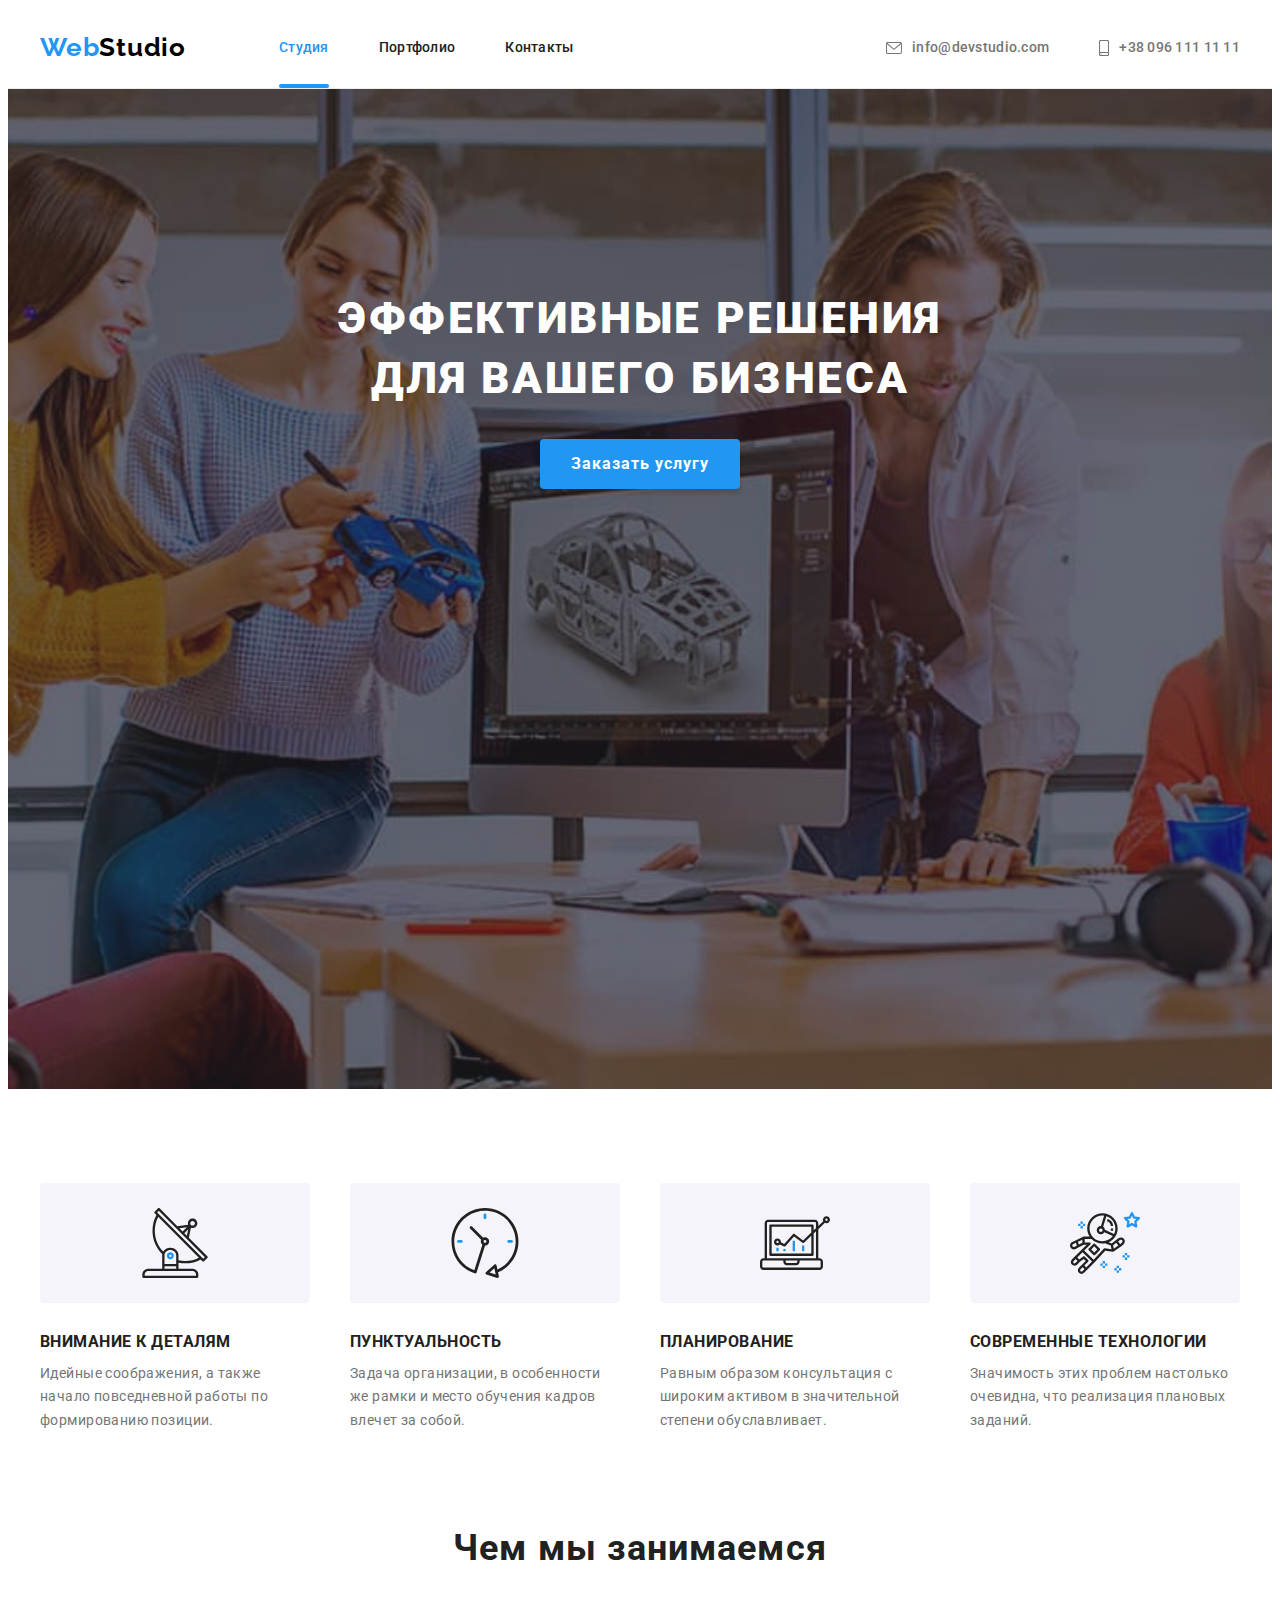
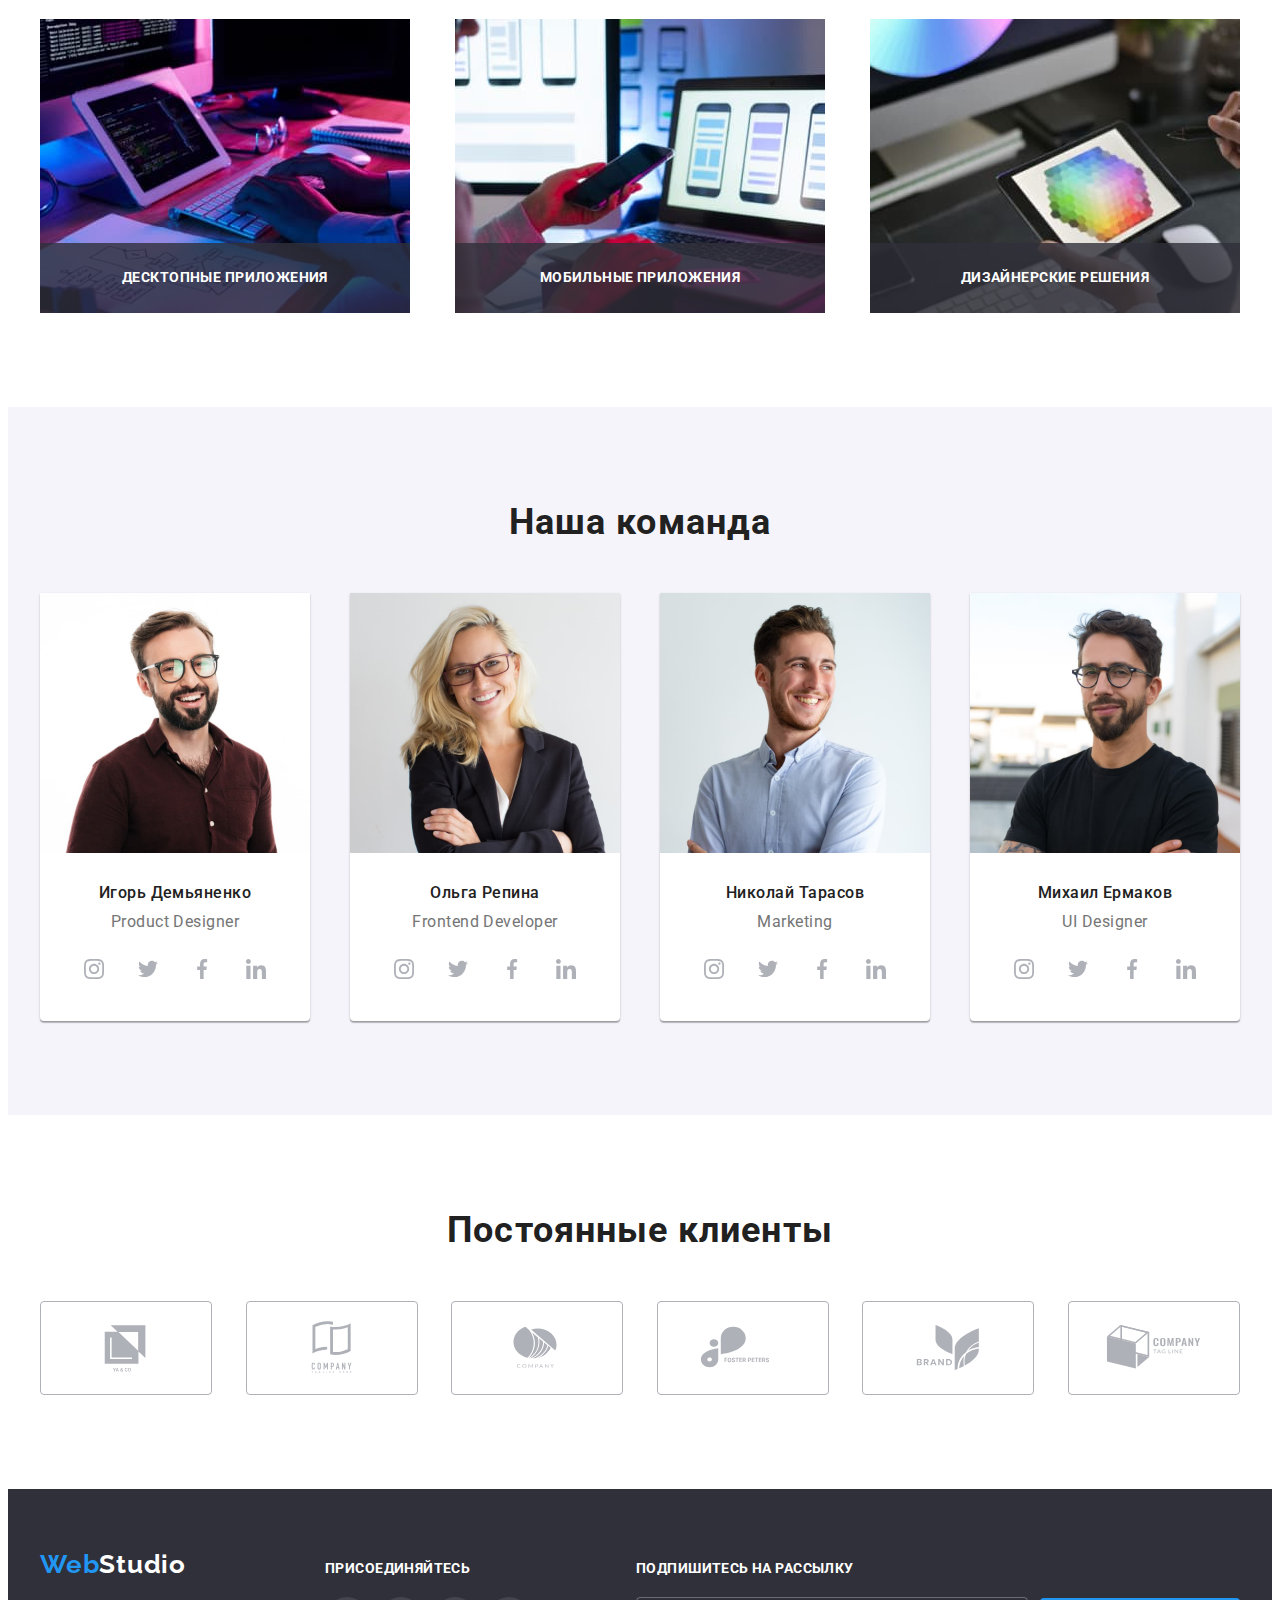
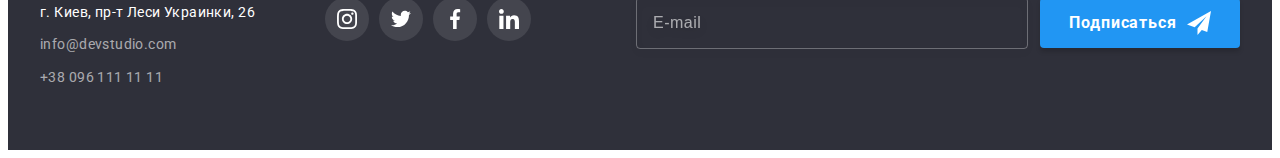
<file: index.html>
<!DOCTYPE html>
<html lang="ru">

<head>
  <meta charset="UTF-8" />
  <meta http-equiv="X-UA-Compatible" content="IE=edge" />
  <meta name="viewport" content="width=device-width, initial-scale=1.0" />
  <title>WebStudio</title>
  <link rel="preconnect" href="https://fonts.googleapis.com" />
  <link rel="preconnect" href="https://fonts.gstatic.com" crossorigin />
  <link href="https://fonts.googleapis.com/css2?family=Raleway:wght@700&family=Roboto:wght@400;500;700;900&display=swap"
    rel="stylesheet" />
  <link rel="stylesheet" href="https://cdnjs.cloudflare.com/ajax/libs/modern-normalize/1.1.0/modern-normalize.min.css"
    integrity="sha512-wpPYUAdjBVSE4KJnH1VR1HeZfpl1ub8YT/NKx4PuQ5NmX2tKuGu6U/JRp5y+Y8XG2tV+wKQpNHVUX03MfMFn9Q=="
    crossorigin="anonymous" referrerpolicy="no-referrer" />
  <link rel="stylesheet" href="./css/main.min.css">
</head>

<body>
  <!-- Header section -->
  <header class="header">
    <div class="container main-nav">
      <a class="logo header__logo link" href="./index.html">
        Web<span class="logo__header">Studio</span>
      </a>
      <nav class="navigation">
        <ul class="site-nav list">
          <li class="site-nav__item item">
            <a class="site-nav__link site-nav__link--current link" href="./index.html">Студия</a>
          </li>
          <li class="site-nav__item item">
            <a class="site-nav__link link" href="./portfolio.html">Портфолио</a>
          </li>
          <li class="site-nav__item item"><a class="site-nav__link link" href="">Контакты</a></li>
        </ul>
      </nav>
      <!-- Header contacts section -->
      <ul class="header-contacts list">
        <li class="header-contacts__item item">
          <a class="header-contacts__link link" href="mailto:info@devstudio.com">
            <svg class="header-contacts__icon" width="16" height="12">
              <use href="./img/sprite.svg#icon-mail"></use>
            </svg>
            info@devstudio.com
          </a>
        </li>
        <li class="header-contacts__item item">
          <a class="header-contacts__link link" href="tel:+380961111111">
            <svg class="header-contacts__icon" width="10" height="16">
              <use href="./img/sprite.svg#icon-smartphone"></use>
            </svg>
            +38 096 111 11 11
          </a>
        </li>
      </ul>
    </div>
  </header>
  <!-- Main content -->
  <main>
    <!-- Hero section -->
    <section class="hero">
      <div class="container">
        <h1 class="hero__title">Эффективные решения для вашего бизнеса</h1>
        <button class="hero__button btn" type="button" data-modal-open>
          Заказать услугу
        </button>
      </div>
    </section>
    <!-- Advantages section -->
    <section class="advantages section">
      <div class="container">
        <!-- скрытый заголовок -->
        <h2 hidden>Сильные качества компании</h2>
        <ul class="advantages-list list">
          <li class="advantages-list__item item">
            <div class="advantages-list__card">
              <svg width="70" height="70">
                <use href="./img/sprite.svg#icon-antenna"></use>
              </svg>
            </div>
            <h3 class="advantages-list__title">Внимание к деталям</h3>
            <p class="advantages-list__text">
              Идейные соображения, а также начало повседневной работы по
              формированию позиции.
            </p>
          </li>
          <li class="advantages-list__item item">
            <div class="advantages-list__card">
              <svg width="70" height="70">
                <use href="./img/sprite.svg#icon-clock"></use>
              </svg>
            </div>
            <h3 class="advantages-list__title">Пунктуальность</h3>
            <p class="advantages-list__text">
              Задача организации, в особенности же рамки и место обучения
              кадров влечет за собой.
            </p>
          </li>
          <li class="advantages-list__item item">
            <div class="advantages-list__card">
              <svg width="70" height="70">
                <use href="./img/sprite.svg#icon-diagram"></use>
              </svg>
            </div>
            <h3 class="advantages-list__title">Планирование</h3>
            <p class="advantages-list__text">
              Равным образом консультация с широким активом в значительной
              степени обуславливает.
            </p>
          </li>
          <li class="advantages-list__item item">
            <div class="advantages-list__card">
              <svg width="70" height="70">
                <use href="./img/sprite.svg#icon-astronaut"></use>
              </svg>
            </div>
            <h3 class="advantages-list__title">Современные технологии</h3>
            <p class="advantages-list__text">
              Значимость этих проблем настолько очевидна, что реализация
              плановых заданий.
            </p>
          </li>
        </ul>
      </div>
    </section>
    <!-- Services section -->
    <section class="services">
      <div class="container">
        <h2 class="services-title">Чем мы занимаемся</h2>
        <ul class="services-list list">
          <li class="services-list__item item">
            <img src="img/web-dev.jpg" alt="Десктопные приложения" width="370" />
            <h3 class="services-list__overlay">Десктопные приложения</h3>
          </li>
          <li class="services-list__item item">
            <img src="img/web-phone-adapt.jpg" alt="Мобильные приложения" width="370" />
            <h3 class="services-list__overlay">Мобильные приложения</h3>
          </li>
          <li class="services-list__item item">
            <img src="img/phone-ap.jpg" alt="Дизайнерские решения" width="370" />
            <h3 class="services-list__overlay">Дизайнерские решения</h3>
          </li>
        </ul>
      </div>
    </section>
    <!-- Team section -->
    <section class="team section">
      <div class="container">
        <h2 class="team-title">Наша команда</h2>
        <ul class="team-list list">
          <li class="team-list__item item">
            <img class="team-list__img" src="img/ihor.jpg" alt="Фото Игоря" width="270" />
            <h3 class="team-list__worker">Игорь Демьяненко</h3>
            <p class="team-list__text" lang="en">Product Designer</p>
            <!-- Team social icons -->
            <ul class="social list">
              <li class="social__item">
                <a class="social__link link" href="https://www.instagram.com">
                  <svg class="social__icon" width="20" height="20">
                    <use href="./img/sprite.svg#icon-instagram"></use>
                  </svg>
                </a>
              </li>
              <li class="social__item">
                <a class="social__link link" href="https://twitter.com">
                  <svg class="social__icon" width="20" height="20">
                    <use href="./img/sprite.svg#icon-twitter"></use>
                  </svg>
                </a>
              </li>
              <li class="social__item">
                <a class="social__link link" href="https://www.facebook.com">
                  <svg class="social__icon" width="20" height="20">
                    <use href="./img/sprite.svg#icon-facebook"></use>
                  </svg>
                </a>
              </li>
              <li class="social__item">
                <a class="social__link link" href="https://www.linkedin.com/">
                  <svg class="social__icon" width="20" height="20">
                    <use href="./img/sprite.svg#icon-linkedin"></use>
                  </svg>
                </a>
              </li>
            </ul>
          </li>
          <li class="team-list__item item">
            <img class="team-list__img" src="img/olga.jpg" alt="Фото Ольги" width="270" />
            <h3 class="team-list__worker">Ольга Репина</h3>
            <p class="team-list__text" lang="en">Frontend Developer</p>
            <ul class="social list">
              <li class="social__item">
                <a class="social__link link" href="https://www.instagram.com">
                  <svg class="social__icon" width="20" height="20">
                    <use href="./img/sprite.svg#icon-instagram"></use>
                  </svg>
                </a>
              </li>
              <li class="social__item">
                <a class="social__link link" href="https://twitter.com">
                  <svg class="social__icon" width="20" height="20">
                    <use href="./img/sprite.svg#icon-twitter"></use>
                  </svg>
                </a>
              </li>
              <li class="social__item">
                <a class="social__link link" href="https://www.facebook.com">
                  <svg class="social__icon" width="20" height="20">
                    <use href="./img/sprite.svg#icon-facebook"></use>
                  </svg>
                </a>
              </li>
              <li class="social__item">
                <a class="social__link link" href="https://www.linkedin.com/">
                  <svg class="social__icon" width="20" height="20">
                    <use href="./img/sprite.svg#icon-linkedin"></use>
                  </svg>
                </a>
              </li>
            </ul>
          </li>
          <li class="team-list__item item">
            <img class="team-list__img" src="img/nikolai.jpg" alt="Фото Николая" width="270" />
            <h3 class="team-list__worker">Николай Тарасов</h3>
            <p class="team-list__text" lang="en">Marketing</p>
            <ul class="social list">
              <li class="social__item">
                <a class="social__link link" href="https://www.instagram.com">
                  <svg class="social__icon" width="20" height="20">
                    <use href="./img/sprite.svg#icon-instagram"></use>
                  </svg>
                </a>
              </li>
              <li class="social__item">
                <a class="social__link link" href="https://twitter.com">
                  <svg class="social__icon" width="20" height="20">
                    <use href="./img/sprite.svg#icon-twitter"></use>
                  </svg>
                </a>
              </li>
              <li class="social__item">
                <a class="social__link link" href="https://www.facebook.com">
                  <svg class="social__icon" width="20" height="20">
                    <use href="./img/sprite.svg#icon-facebook"></use>
                  </svg>
                </a>
              </li>
              <li class="social__item">
                <a class="social__link link" href="https://www.linkedin.com/">
                  <svg class="social__icon" width="20" height="20">
                    <use href="./img/sprite.svg#icon-linkedin"></use>
                  </svg>
                </a>
              </li>
            </ul>
          </li>
          <li class="team-list__item item">
            <img class="team-list__img" src="img/michael.jpg" alt="Фото Михаил" width="270" />
            <h3 class="team-list__worker">Михаил Ермаков</h3>
            <p class="team-list__text" lang="en">UI Designer</p>
            <ul class="social list">
              <li class="social__item">
                <a class="social__link link" href="https://www.instagram.com">
                  <svg class="social__icon" width="20" height="20">
                    <use href="./img/sprite.svg#icon-instagram"></use>
                  </svg>
                </a>
              </li>
              <li class="social__item">
                <a class="social__link link" href="https://twitter.com">
                  <svg class="social__icon" width="20" height="20">
                    <use href="./img/sprite.svg#icon-twitter"></use>
                  </svg>
                </a>
              </li>
              <li class="social__item">
                <a class="social__link link" href="https://www.facebook.com">
                  <svg class="social__icon" width="20" height="20">
                    <use href="./img/sprite.svg#icon-facebook"></use>
                  </svg>
                </a>
              </li>
              <li class="social__item">
                <a class="social__link link" href="https://www.linkedin.com/">
                  <svg class="social__icon" width="20" height="20">
                    <use href="./img/sprite.svg#icon-linkedin"></use>
                  </svg>
                </a>
              </li>
            </ul>
          </li>
        </ul>
      </div>
    </section>
    <!-- Clients section -->
    <section class="clients section">
      <div class="container">
        <h2 class="clients-title">Постоянные клиенты</h2>
        <ul class="clients-list list">
          <li class="clients-list__item item">
            <a href="" class="clients-list__link link">
              <svg class="clients-list__icon" width="106" height="60">
                <use href="./img/sprite.svg#icon-company-one"></use>
              </svg>
            </a>
          </li>
          <li class="clients-list__item item">
            <a href="" class="clients-list__link link">
              <svg class="clients-list__icon" width="106" height="60">
                <use href="./img/sprite.svg#icon-company-two"></use>
              </svg>
            </a>
          </li>
          <li class="clients-list__item item">
            <a href="" class="clients-list__link link">
              <svg class="clients-list__icon" width="106" height="60">
                <use href="./img/sprite.svg#icon-company-three"></use>
              </svg>
            </a>
          </li>
          <li class="clients-list__item item">
            <a href="" class="clients-list__link link">
              <svg class="clients-list__icon" width="106" height="60">
                <use href="./img/sprite.svg#icon-company-four"></use>
              </svg>
            </a>
          </li>
          <li class="clients-list__item item">
            <a href="" class="clients-list__link link">
              <svg class="clients-list__icon" width="106" height="60">
                <use href="./img/sprite.svg#icon-company-five"></use>
              </svg>
            </a>
          </li>
          <li class="clients-list__item item">
            <a href="" class="clients-list__link link">
              <svg class="clients-list__icon" width="106" height="60">
                <use href="./img/sprite.svg#icon-company-six"></use>
              </svg>
            </a>
          </li>
        </ul>
      </div>
    </section>
  </main>
  <!-- Footer section -->
  <footer class="footer">
    <div class="container footer-container">
      <div>
        <a class="logo footer__logo link" href="./index.html">Web<span class="logo__footer">Studio</span>
        </a>
        <address class="footer-address">
          <ul class="address-list list">
            <li class="address-list__item item">
              <a class="address-list__link address-list__link--main-color link" target="_blank"
                href="https://goo.gl/maps/aLoBdVxBaDCiLa739">г. Киев,
                пр-т Леси Украинки, 26</a>
            </li>
            <li class="address-list__item item">
              <a class="address-list__link link" href="mailto:info@devstudio.com">info@devstudio.com</a>
            </li>
            <li class="address-list__item item">
              <a class="address-list__link link" href="tel:+380961111111">+38 096 111 11 11</a>
            </li>
          </ul>
        </address>
      </div>
      <!-- Footer connect -->
      <div class="connect">
        <strong class="connect-title">Присоединяйтесь</strong>
        <ul class="connect-list list">
          <li class="connect-list__item item">
            <a class="connect-list__link link" href="https://www.instagram.com">
              <svg class="connect-list__icon" width="20" height="20">
                <use href="./img/sprite.svg#icon-instagram"></use>
              </svg>
            </a>
          </li>
          <li class="connect-list__item item">
            <a class="connect-list__link link" href="https://twitter.com">
              <svg class="connect-list__icon" width="20" height="20">
                <use href="./img/sprite.svg#icon-twitter"></use>
              </svg>
            </a>
          </li>
          <li class="connect-list__item item">
            <a class="connect-list__link link" href="https://www.facebook.com">
              <svg class="connect-list__icon" width="20" height="20">
                <use href="./img/sprite.svg#icon-facebook"></use>
              </svg>
            </a>
          </li>
          <li class="connect-list__item item">
            <a class="connect-list__link link" href="https://www.linkedin.com/">
              <svg class="connect-list__icon" width="20" height="20">
                <use href="./img/sprite.svg#icon-linkedin"></use>
              </svg>
            </a>
          </li>
        </ul>
      </div>
      <!-- Footer sign-in section -->
      <div class="sign-in">
        <strong class="sign-in-title">Подпишитесь на рассылку</strong>
        <form class="sign-in-form" autocomplete="off">
          <input class="sign-in-field" type="email" name="mail" placeholder="E-mail">
          <button class="sign-in-btn btn" type="submit">Подписаться
            <svg class="sign-in-btn__icon" width="24" height="24">
              <use href="./img/sprite.svg#icon-send"></use>
            </svg>
          </button>
        </form>
      </div>
    </div>
  </footer>
  <!-- Modal window -->
  <div class="backdrop is-hidden" data-modal>
    <div class="modal">
      <button class="close-btn" type="button" data-modal-close>
        <svg width="11" height="11">
          <use href="./img/sprite.svg#icon-cross"></use>
        </svg>
      </button>
      <!-- Modal form field -->
      <form class="modal-form" autocomplete="off">
        <strong class="modal-title">Оставьте свои данные, мы вам перезвоним</strong>

        <label class="field" for="user-name">Имя</label>
        <div class="field__wrap">
          <input class="field__input" type="text" id="user-name" autofocus>
          <svg class="field__icon" width="18" height="18">
            <use href="./img/sprite.svg#icon-person"></use>
          </svg>
        </div>

        <label class="field" for="user-tel">Телефон</label>
        <div class="field__wrap">
          <input class="field__input" type="tel" name="tel" id="user-tel">
          <svg class="field__icon" width="18" height="18">
            <use href="./img/sprite.svg#icon-phone"></use>
          </svg>
        </div>

        <label class="field" for="user-mail">Почта</label>
        <div class="field__wrap">
          <input class="field__input" type="email" name="mail" id="user-mail">
          <svg class="field__icon" width="18" height="18">
            <use href="./img/sprite.svg#icon-email"></use>
          </svg>
        </div>

        <label class="field" for="user-comment">Kоментарий</label>
        <div class="field__wrap field__wrap--bottom-gap">
          <textarea class="field__input field-comment" name="comment" id="user-comment"
            placeholder="Введите текст"></textarea>
        </div>


        <label class="checkbox">
          <input class="checkbox__input" type="checkbox" name="agreement" value="cheсked">
          <svg class="checkbox__icon" width="16" height="15">
            <use href="./img/sprite.svg#icon-check"></use>
          </svg>
          <span>Соглашаюсь с рассылкой и принимаю <a class="checkbox__link" href="">Условия договора</a></span>
        </label>



        <button class="modal-submit btn" type="submit">Отправить</button>

      </form>
    </div>
  </div>
  <script src="./js/modal.js"></script>
</body>

</html>
</file>
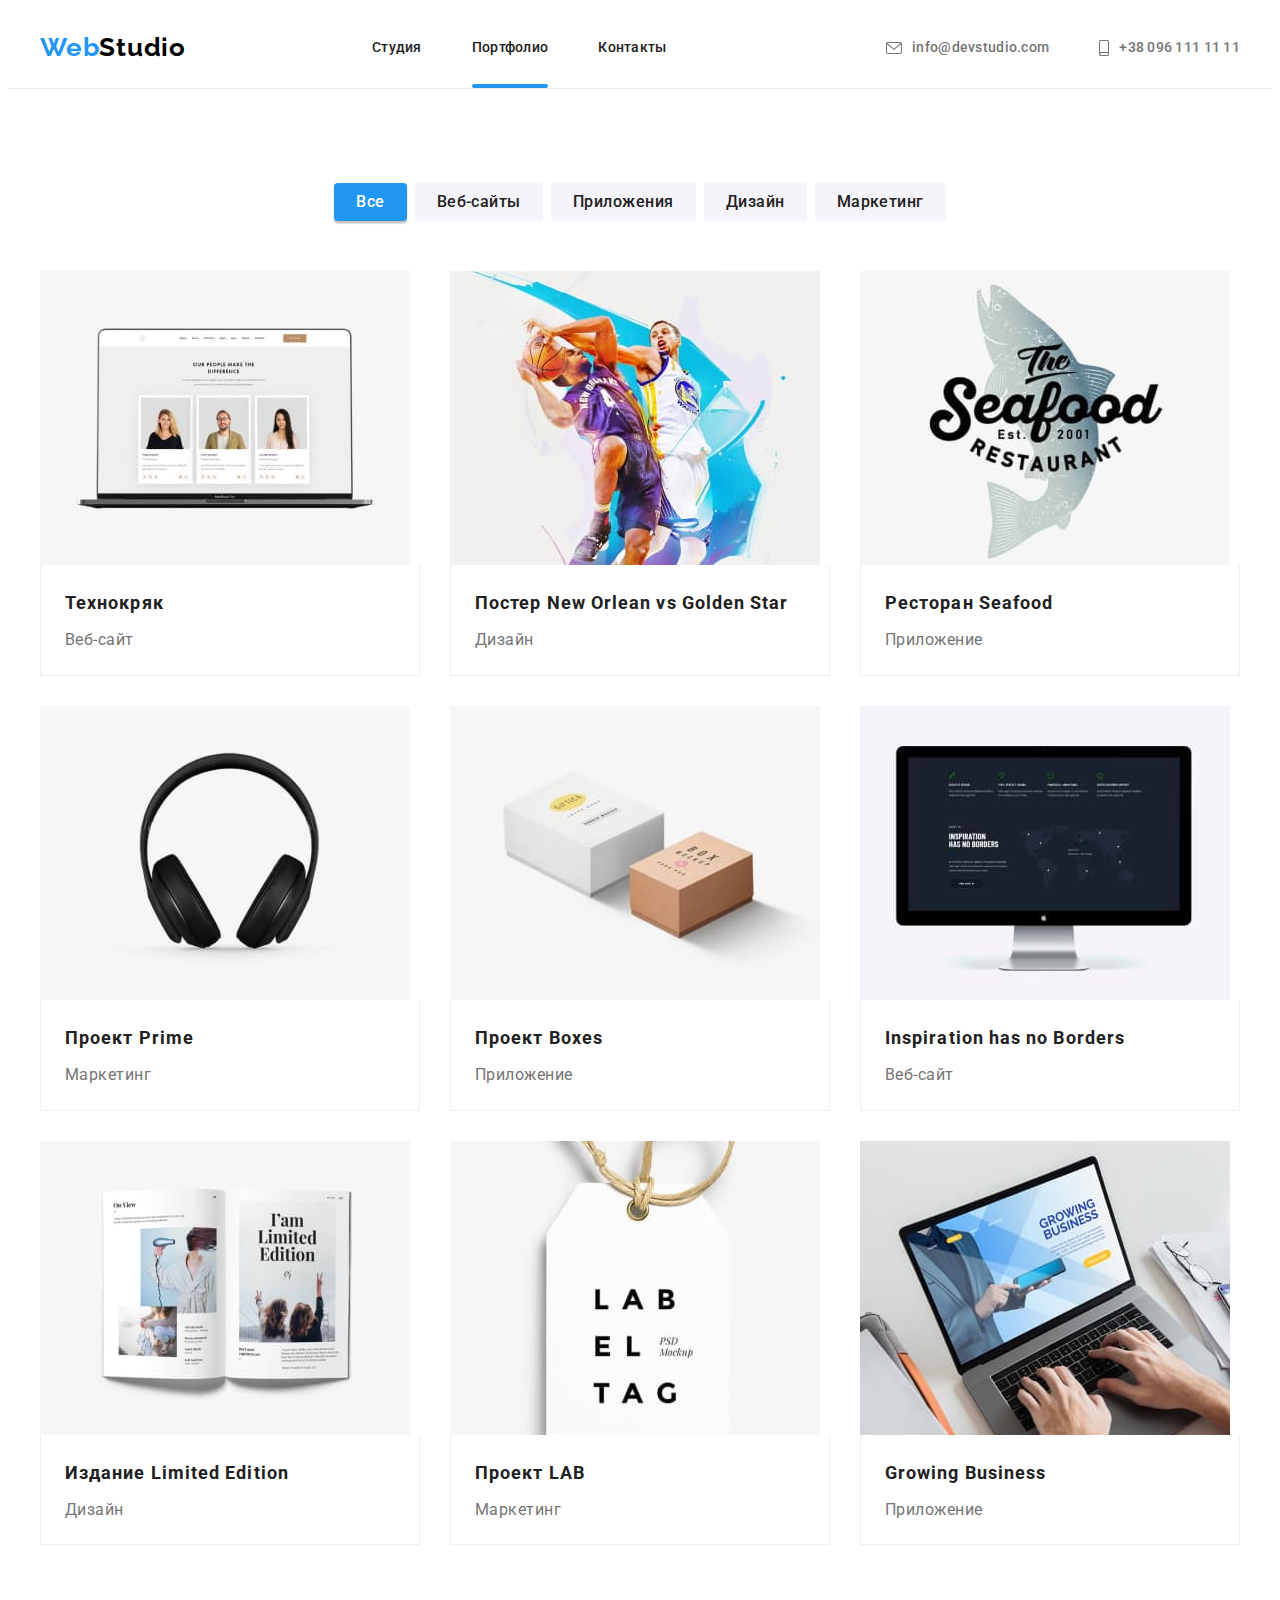
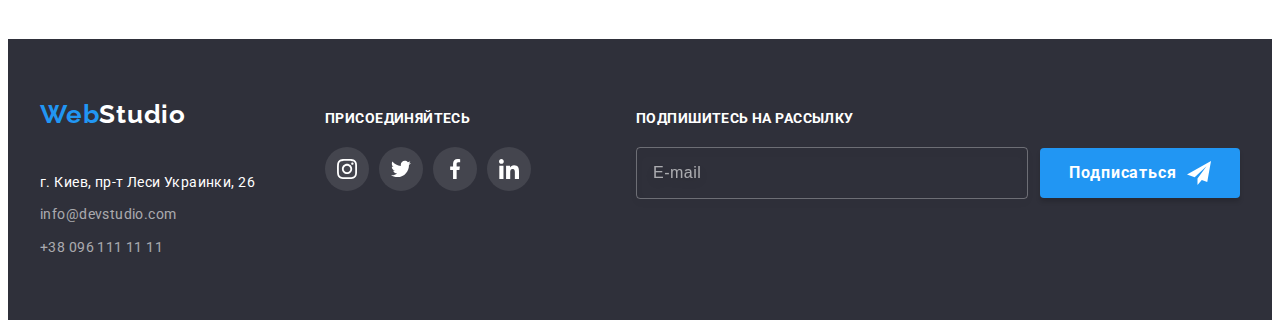
<file: portfolio.html>
<!DOCTYPE html>
<html lang="ru">

<head>
  <meta charset="UTF-8" />
  <meta http-equiv="X-UA-Compatible" content="IE=edge" />
  <meta name="viewport" content="width=device-width, initial-scale=1.0" />
  <title>Portfolio</title>
  <link rel="preconnect" href="https://fonts.googleapis.com" />
  <link rel="preconnect" href="https://fonts.gstatic.com" crossorigin />
  <link href="https://fonts.googleapis.com/css2?family=Raleway:wght@700&family=Roboto:wght@400;500;700;900&display=swap"
    rel="stylesheet" />
  <link rel="stylesheet" href="https://cdnjs.cloudflare.com/ajax/libs/modern-normalize/1.1.0/modern-normalize.min.css"
    integrity="sha512-wpPYUAdjBVSE4KJnH1VR1HeZfpl1ub8YT/NKx4PuQ5NmX2tKuGu6U/JRp5y+Y8XG2tV+wKQpNHVUX03MfMFn9Q=="
    crossorigin="anonymous" referrerpolicy="no-referrer" />
  <link rel="stylesheet" href="./css/styles.css" />
  <link rel="stylesheet" href="./css/main.css">
</head>

<body>
  <!-- Header section -->
  <header class="header">
    <div class="container main-nav">
      <a class="logo link" href="./index.html">
        Web<span class="logo__header">Studio</span>
      </a>
      <nav class="navigation">
        <ul class="site-nav list">
          <li class="site-nav__item item">
            <a class="site-nav__link link" href="./index.html">Студия</a>
          </li>
          <li class="site-nav__item item">
            <a class="site-nav__link site-nav__link--current link" href="./portfolio.html">Портфолио</a>
          </li>
          <li class="site-nav__item item"><a class="site-nav__link link" href="">Контакты</a></li>
        </ul>
      </nav>
      <!-- Header contacts section -->
      <ul class="header-contacts list">
        <li class="header-contacts__item item">
          <a class="header-contacts__link link" href="mailto:info@devstudio.com">
            <svg class="header-contacts__icon" width="16" height="12">
              <use href="./img/sprite.svg#icon-mail"></use>
            </svg>
            info@devstudio.com
          </a>
        </li>
        <li class="header-contacts__item item">
          <a class="header-contacts__link link" href="tel:+380961111111">
            <svg class="header-contacts__icon" width="10" height="16">
              <use href="./img/sprite.svg#icon-smartphone"></use>
            </svg>
            +38 096 111 11 11
          </a>
        </li>
      </ul>
    </div>
  </header>
  <!-- Main content -->
  <main>
    <section class="portfolio section">
      <div class="container">
        <!-- Скрытый заголовок -->
        <h1 hidden>Портфолио</h1>
        <!-- Filter buttons -->
        <ul class="filter list">
          <li class="filter__item item">
            <button class="filter__button filter__button--current" type="button">
              Все
            </button>
          </li>
          <li class="filter__item item">
            <button class="filter__button" type="button">
              Веб-сайты
            </button>
          </li>
          <li class="filter__item item">
            <button class="filter__button" type="button">
              Приложения
            </button>
          </li>
          <li class="filter__item item">
            <button class="filter__button" type="button">
              Дизайн
            </button>
          </li>
          <li class="filter__item item">
            <button class="filter__button" type="button">
              Маркетинг
            </button>
          </li>
        </ul>
        <!-- Portfolio content -->
        <ul class="product-set list">
          <li class="product-set__item item">
            <a href="" class="product-card link">
              <div class="product-card__thumb">
                <img src="img/technocrack.jpg" alt="Ноутбук" width="370" />
                <p class="product-card__overlay">
                  Ресурс предлагает комплексные предложения с разным уровнем
                  функционала и сервисов. Все это позволит посетителю получить
                  исчерпывающие сведения <br />
                  о компании или частном лице.
                </p>
              </div>
              <div class="product-card__info">
                <h2 class="product-card__title">Технокряк</h2>
                <p class="product-card__text">Веб-сайт</p>
              </div>
            </a>
          </li>
          <li class="product-set__item item">
            <a href="" class="product-card link">
              <div class="product-card__thumb">
                <img src="img/basketbolists.jpg" alt="Баскетболисты" width="370" />
                <p class="product-card__overlay">
                  Ресурс предлагает комплексные предложения с разным уровнем
                  функционала и сервисов. Все это позволит посетителю получить
                  исчерпывающие сведения <br />
                  о компании или частном лице.
                </p>
              </div>
              <div class="product-card__info">
                <h2 class="product-card__title">
                  Постер <span lang="en">New Orlean vs Golden Star</span>
                </h2>
                <p class="product-card__text">Дизайн</p>
              </div>
            </a>
          </li>
          <li class="product-set__item item">
            <a href="" class="product-card link">
              <div class="product-card__thumb">
                <img src="img/restaurant-seafood.jpg" alt="Логотип ресторана" width="370" />
                <p class="product-card__overlay">
                  Ресурс предлагает комплексные предложения с разным уровнем
                  функционала и сервисов. Все это позволит посетителю получить
                  исчерпывающие сведения <br />
                  о компании или частном лице.
                </p>
              </div>
              <div class="product-card__info">
                <h2 class="product-card__title">Ресторан <span lang="en">Seafood</span></h2>
                <p class="product-card__text">Приложение</p>
              </div>
            </a>
          </li>
          <li class="product-set__item item">
            <a href="" class="product-card link">
              <div class="product-card__thumb">
                <img src="img/headphones.jpg" alt="Наушники" width="370" />
                <p class="product-card__overlay">
                  Ресурс предлагает комплексные предложения с разным уровнем
                  функционала и сервисов. Все это позволит посетителю получить
                  исчерпывающие сведения <br />
                  о компании или частном лице.
                </p>
              </div>
              <div class="product-card__info">
                <h2 class="product-card__title">Проект <span lang="en">Prime</span></h2>
                <p class="product-card__text">Маркетинг</p>
              </div>
            </a>
          </li>
          <li class="product-set__item item">
            <a href="" class="product-card link">
              <div class="product-card__thumb">
                <img src="img/boxes.jpg" alt="Коробки" width="370" />
                <p class="product-card__overlay">
                  Ресурс предлагает комплексные предложения с разным уровнем
                  функционала и сервисов. Все это позволит посетителю получить
                  исчерпывающие сведения <br />
                  о компании или частном лице.
                </p>
              </div>
              <div class="product-card__info">
                <h2 class="product-card__title">Проект <span lang="en">Boxes</span></h2>
                <p class="product-card__text">Приложение</p>
              </div>
            </a>
          </li>
          <li class="product-set__item item">
            <a href="" class="product-card link">
              <div class="product-card__thumb">
                <img src="img/monitor.jpg" alt="Монитор" width="370" />
                <p class="product-card__overlay">
                  Ресурс предлагает комплексные предложения с разным уровнем
                  функционала и сервисов. Все это позволит посетителю получить
                  исчерпывающие сведения <br />
                  о компании или частном лице.
                </p>
              </div>
              <div class="product-card__info">
                <h2 class="product-card__title" lang="en">Inspiration has no Borders</h2>
                <p class="product-card__text">Веб-сайт</p>
              </div>
            </a>
          </li>
          <li class="product-set__item item">
            <a href="" class="product-card link">
              <div class="product-card__thumb">
                <img src="img/book.jpg" alt="Книга" width="370" />
                <p class="product-card__overlay">
                  Ресурс предлагает комплексные предложения с разным уровнем
                  функционала и сервисов. Все это позволит посетителю получить
                  исчерпывающие сведения <br />
                  о компании или частном лице.
                </p>
              </div>
              <div class="product-card__info">
                <h2 class="product-card__title">
                  Издание <span lang="en">Limited Edition</span>
                </h2>
                <p class="product-card__text">Дизайн</p>
              </div>
            </a>
          </li>
          <li class="product-set__item item">
            <a href="" class="product-card link">
              <div class="product-card__thumb">
                <img src="img/tag.jpg" alt="Лейба" width="370" />
                <p class="product-card__overlay">
                  Ресурс предлагает комплексные предложения с разным уровнем
                  функционала и сервисов. Все это позволит посетителю получить
                  исчерпывающие сведения <br />
                  о компании или частном лице.
                </p>
              </div>
              <div class="product-card__info">
                <h2 class="product-card__title">Проект <span lang="en">LAB</span></h2>
                <p class="product-card__text">Маркетинг</p>
              </div>
            </a>
          </li>
          <li class="product-set__item item">
            <a href="" class="product-card link">
              <div class="product-card__thumb">
                <img src="img/businessman.jpg" alt="Бизнесмен" width="370" />
                <p class="product-card__overlay">
                  Ресурс предлагает комплексные предложения с разным уровнем
                  функционала и сервисов. Все это позволит посетителю получить
                  исчерпывающие сведения <br />
                  о компании или частном лице.
                </p>
              </div>
              <div class="product-card__info">
                <h2 class="product-card__title" lang="en">Growing Business</h2>
                <p class="product-card__text">Приложение</p>
              </div>
            </a>
          </li>
        </ul>
      </div>
    </section>
  </main>
  <!-- Footer section -->
  <footer class="footer">
    <div class="container footer-container">
      <div>
        <a class="logo footer__logo link" href="./index.html">Web<span class="logo__footer">Studio</span>
        </a>
        <address class="footer-address">
          <ul class="address-list list">
            <li class="address-list__item item">
              <a class="address-list__link address-list__link--main-color link" target="_blank"
                href="https://goo.gl/maps/aLoBdVxBaDCiLa739">г. Киев,
                пр-т Леси Украинки, 26</a>
            </li>
            <li class="address-list__item item">
              <a class="address-list__link link" href="mailto:info@devstudio.com">info@devstudio.com</a>
            </li>
            <li class="address-list__item item">
              <a class="address-list__link link" href="tel:+380961111111">+38 096 111 11 11</a>
            </li>
          </ul>
        </address>
      </div>
      <!-- Footer connect -->
      <div class="connect">
        <strong class="connect-title">Присоединяйтесь</strong>
        <ul class="connect-list list">
          <li class="connect-list__item item">
            <a class="connect-list__link link" href="https://www.instagram.com">
              <svg class="connect-list__icon" width="20" height="20">
                <use href="./img/sprite.svg#icon-instagram"></use>
              </svg>
            </a>
          </li>
          <li class="connect-list__item item">
            <a class="connect-list__link link" href="https://twitter.com">
              <svg class="connect-list__icon" width="20" height="20">
                <use href="./img/sprite.svg#icon-twitter"></use>
              </svg>
            </a>
          </li>
          <li class="connect-list__item item">
            <a class="connect-list__link link" href="https://www.facebook.com">
              <svg class="connect-list__icon" width="20" height="20">
                <use href="./img/sprite.svg#icon-facebook"></use>
              </svg>
            </a>
          </li>
          <li class="connect-list__item item">
            <a class="connect-list__link link" href="https://www.linkedin.com/">
              <svg class="connect-list__icon" width="20" height="20">
                <use href="./img/sprite.svg#icon-linkedin"></use>
              </svg>
            </a>
          </li>
        </ul>
      </div>
      <!-- Footer sign-in section -->
      <div class="sign-in">
        <strong class="sign-in-title">Подпишитесь на рассылку</strong>
        <form class="sign-in-form" autocomplete="off">
          <input class="sign-in-field" type="email" name="mail" placeholder="E-mail">
          <button class="sign-in-btn btn" type="submit">Подписаться
            <svg class="sign-in-btn__icon" width="24" height="24">
              <use href="./img/sprite.svg#icon-send"></use>
            </svg>
          </button>
        </form>
      </div>
    </div>
  </footer>
</body>

</html>
</file>
<file: css/styles.css>
/* Палитра Цветов
      Логотип
Цвет логотипа: синий #2196F3;
Цвет логотипа: черный #000000;
Цвет логотипа: белый #FFFFFF;
      Текст
Цвет заголовков: темный #212121
Цвет параграфов, контакты на белом фоне: серый #757575
Контакты на сером фоне: rgba(255, 255, 255, 0.6)
      Фон
Основной цвет фона белый #FFFFFF
Основной цвет фона темный #2F303A
Вторичный цвет фона светло-серый #F5F4FA
      Кнопки
Основной цвет кнопок синий #2196F3
Цвет :hover на синих кнопках синий #188CE8
Основной цвет кнопок серый #F5F4FA
Цвет :hover на серых кнопках синий #2196F3
Цвет бордера нижний у хедера #ECECEC
Цвет бордера карточек портфолио #EEEEEE
Team social icon color #AFB1B8
Footer connect icons color rgba(255, 255, 255, 0.1);

input-border-color
*/
/* Fonts
Logo Raleway 700; 
h1 Roboto 900
h2 Roboto 700
li,h3 Roboto 500
p Roboto 400 */

:root {
  --main-color: #ffffff;
  --header-logo-color: #000000;
  --accent-color: #2196f3;
  --title-color: #212121;
  --text-color: #757575;
  --text-color-secondary: rgba(255, 255, 255, 0.6);
  --bg-color-first: #2f303a;
  --bg-color-second: #f5f4fa;
  --btn-color-hover: #188ce8;
  --header-border: #ececec;
  --portfolio-cars-border: #eeeeee;
  --social-icon-fill: #afb1b8;
  --footer-icon-bg: rgba(255, 255, 255, 0.1);
  --services-overlay-bg: rgba(47, 48, 58, 0.8);
  --backdrop-color: rgba(47, 48, 58, 0.8);
  --close-btn-border: rgba(0, 0, 0, 0.1);
  --portfolio-overlay-bg: rgba(33, 150, 243, 0.9);
  --input-border-color: rgba(33, 33, 33, 0.2);
  --placeholder-color: rgba(117, 117, 117, 0.5);
  --sign-in-border: rgba(255, 255, 255, 0.3);

  --anim-time: 250ms;
  --anim-time-line: cubic-bezier(0.4, 0, 0.2, 1);
}
/* Main preferences */

h1,
h2,
h3,
p {
  margin: 0;
}
ul {
  padding-left: 0;
  margin: 0;
}
img {
  display: block;
}

body {
  color: var(--text-color);
  background-color: var(--main-color);
  font-family: Roboto, sans-serif;
  font-size: 14px;
}

.list {
  list-style: none;
}

.link {
  text-decoration: none;
}

.container {
  width: 1200px;
  padding-left: 15px;
  padding-right: 15px;
  margin: 0 auto;
  /* outline: 2px solid tomato; */
}
.section {
  padding-top: 94px;
  padding-bottom: 94px;
  /* outline: 2px solid yellow; */
}

/* Header section */
.header {
  border-bottom: 1px solid var(--header-border);
}

.header .logo {
  padding: 24px 0;
}

.logo {
  color: var(--accent-color);
  font-family: Raleway;
  font-weight: 700;
  font-size: 26px;
  line-height: 1.2;
  letter-spacing: 0.03em;
}

.logo-header {
  color: var(--header-logo-color);
}

/* Main nav */

.main-nav {
  display: flex;
  align-items: center;
}

.site-nav {
  display: flex;
  margin-left: 93px;
}

.site-nav .item + .item {
  margin-left: 50px;
}

.site-nav .link {
  position: relative;
  display: block;

  padding-top: 32px;
  padding-bottom: 32px;

  color: var(--title-color);
  font-weight: 500;
  line-height: 1.14;
  letter-spacing: 0.02em;
  transition: color var(--anim-time) var(--anim-time-line);
}
.site-nav .link:hover,
.site-nav .link:focus {
  color: var(--accent-color);
}
.site-nav .current {
  color: var(--accent-color);
}

.site-nav .current::after {
  position: absolute;
  content: "";
  left: 0;
  bottom: 0;
  width: 100%;
  height: 4px;
  background-color: var(--accent-color);
  border-radius: 2px;
}

/* Header contacts section */

.header-contacts {
  display: flex;
  margin-left: auto;
}

.header-contacts .item + .item {
  margin-left: 50px;
}

.header-contacts .link {
  display: flex;
  align-items: center;

  padding-top: 32px;
  padding-bottom: 32px;

  color: var(--text-color);
  font-weight: 500;
  line-height: 1.14;
  letter-spacing: 0.02em;
  transition: color var(--anim-time) var(--anim-time-line);
}

.header-contacts .icon {
  margin-right: 10px;
  fill: currentColor;
}

.header-contacts .link:hover,
.header-contacts .link:focus {
  color: var(--accent-color);
}

/* Order section */

.order {
  padding: 200px 0;
  background-color: var(--bg-color-first);
  padding: 200px auto;
  text-align: center;

  max-width: 1600px;
  height: 600px;

  margin-left: auto;
  margin-right: auto;

  background-image: linear-gradient(
      to right,
      rgba(47, 48, 58, 0.4),
      rgba(47, 48, 58, 0.4)
    ),
    url(../img/order-bg.jpg);
  background-position: center;
  background-repeat: no-repeat;
  background-size: cover;
}

.order-title {
  color: var(--main-color);
  font-weight: 900;
  font-size: 44px;
  line-height: 1.36;
  text-align: center;
  letter-spacing: 0.06em;
  text-transform: uppercase;
  width: 696px;

  margin-bottom: 30px;
  margin-left: auto;
  margin-right: auto;
}

/* Button */

.order-button,
.modal-submit,
.sign-in-btn {
  /* padding-top: 10px 32px; */
  padding: 0;

  width: 200px;
  height: 50px;

  color: var(--main-color);
  background-color: var(--accent-color);
  cursor: pointer;
  font-family: inherit;
  font-weight: 700;
  font-size: 16px;
  line-height: 1.88;

  text-align: center;
  letter-spacing: 0.06em;

  border: none;
  box-shadow: 0px 4px 4px rgba(0, 0, 0, 0.15);
  border-radius: 4px;

  transition: background-color var(--anim-time) var(--anim-time-line);
}

.order-button:hover,
.order-button:focus,
.modal-submit:hover,
.modal-submit:focus,
.sign-in-btn:hover,
.sign-in-btn:focus {
  background-color: var(--btn-color-hover);
}

/* Advantages section */

.advantages .list {
  display: flex;
  justify-content: space-between;
}

.advantages .item {
  width: 270px;
}

.advantages .item + .item {
  margin-left: 30px;
}

.advantages .card {
  display: flex;
  justify-content: center;
  align-items: center;

  height: 120px;

  background-color: var(--bg-color-second);
  border-radius: 4px;
  margin-bottom: 30px;
}

.advantages .title {
  margin-bottom: 10px;

  color: var(--title-color);
  font-weight: 700;
  line-height: 1.14;
  letter-spacing: 0.03em;
  text-transform: uppercase;
}
.advantages .text {
  line-height: 1.7;
  letter-spacing: 0.03em;
}

/* Services section */

.services {
  padding-bottom: 94px;
}

.services .list {
  display: flex;
  justify-content: space-between;
}

.services .item {
  position: relative;
}

/* .services .item + .item {
  /* margin-left: 30px;
 } */

.services .title,
.team .title {
  margin-bottom: 50px;

  color: var(--title-color);
  font-weight: 700;
  font-size: 36px;
  line-height: 1.17;
  text-align: center;
  letter-spacing: 0.03em;
}

.services-overlay {
  position: absolute;
  left: 0;
  bottom: 0;

  display: flex;
  justify-content: center;
  align-items: center;

  height: 70px;
  width: 100%;
  /* padding-top: 27px;
  padding-bottom: 27px; */

  font-weight: 700;
  font-size: 14px;
  line-height: 1.14;
  text-align: center;
  letter-spacing: 0.03em;
  text-transform: uppercase;
  color: var(--main-color);

  background-color: var(--services-overlay-bg);
}

/* Team section */
.team {
  background-color: var(--bg-color-second);
}

.team-list {
  display: flex;
  justify-content: space-between;
}

.team .item + .item {
  margin-left: 30px;
}

.team .item {
  padding-bottom: 30px;

  background-color: var(--main-color);

  box-shadow: 0px 1px 3px rgba(0, 0, 0, 0.12), 0px 1px 1px rgba(0, 0, 0, 0.14),
    0px 2px 1px rgba(0, 0, 0, 0.2);
  border-radius: 0px 0px 4px 4px;
}
.team img {
  margin-bottom: 30px;
}

.team .worker {
  margin-bottom: 10px;

  color: var(--title-color);
  font-weight: 500;
  font-size: 16px;
  line-height: 1.19;
  text-align: center;
  letter-spacing: 0.03em;
}

.team .text {
  margin-bottom: 16px;

  font-size: 16px;
  line-height: 1.19;
  /* text-align: center; */
  letter-spacing: 0.03em;
  text-align: center;
}

/* -----Social----- */
.social {
  display: flex;
  justify-content: center;
}

.social-item + .social-item {
  margin-left: 10px;
}

.social-link {
  display: flex;
  align-items: center;
  justify-content: center;

  width: 44px;
  height: 44px;
  border-radius: 50%;
  background-color: var(--main-color);
  color: var(--social-icon-fill);
  transition: color var(--anim-time) var(--anim-time-line),
    background-color var(--anim-time) var(--anim-time-line);
}

.social-icon {
  fill: currentColor;
}

.social-link:hover,
.social-link:focus {
  color: var(--main-color);
  background-color: var(--accent-color);
}

/* Clients section */

.clients .title {
  margin-bottom: 50px;

  color: var(--title-color);
  font-weight: 700;
  font-size: 36px;
  line-height: 1.17;
  text-align: center;
  letter-spacing: 0.03em;
}

.clients .list {
  display: flex;
  justify-content: space-between;
}

.clients .item + .item {
  margin-left: 30px;
}

.clients .link {
  display: flex;
  align-items: center;
  justify-content: center;

  width: 170px;
  height: 92px;
  border: 1px solid var(--social-icon-fill);
  color: var(--social-icon-fill);
  border-radius: 4px;

  transition: color var(--anim-time) var(--anim-time-line),
    border-color var(--anim-time) var(--anim-time-line);
}

.clients .icon {
  fill: currentColor;
}

.clients .link:hover,
.clients .link:focus {
  color: var(--accent-color);
  border-color: var(--accent-color);
}

/* Footer section */
.footer {
  padding-top: 60px;
  padding-bottom: 60px;

  background-color: var(--bg-color-first);
}

.logo-footer {
  color: var(--main-color);
}

.footer-address {
  margin-top: 20px;
}

.footer-address-list .item + .item {
  margin-top: 9px;
}

.footer-address-link {
  color: var(--main-color);
  font-style: normal;
  font-weight: 400;
  line-height: 1.7;
  letter-spacing: 0.03em;
}

.footer-contacts-link {
  color: var(--text-color-secondary);
  font-style: normal;
  font-weight: 400;
  line-height: 1.7;
  letter-spacing: 0.03em;
}

.footer .link {
  transition: color var(--anim-time) var(--anim-time-line);
}

.footer .link:hover,
.footer .link:focus {
  color: var(--accent-color);
}

/* Footer connect */
.footer .container {
  display: flex;
  align-items: baseline;
}

.connect {
  margin-left: 70px;
}

.connect .title,
.sign-in .title {
  display: block;

  margin-bottom: 20px;

  color: var(--main-color);
  font-weight: 700;
  font-size: 14px;
  line-height: 1.14;
  letter-spacing: 0.03em;
  text-transform: uppercase;
}

.connect .list {
  display: flex;
  justify-content: center;
}

.connect .item + .item {
  margin-left: 10px;
}

.connect .link {
  display: flex;
  justify-content: center;
  align-items: center;

  width: 44px;
  height: 44px;
  border-radius: 50%;
  background-color: var(--footer-icon-bg);

  transition: background-color var(--anim-time) var(--anim-time-line);
}

.connect .icon {
  fill: var(--main-color);
}

.connect .link:hover,
.connect .link:focus {
  background-color: var(--accent-color);
}

/* Footer sign-in section */

.sign-in {
  margin-left: auto;
}

.sign-in .form {
  display: inline-flex;
  align-items: center;
}
.sign-in-field {
  width: 358px;

  padding: 15px 16px;
  margin-right: 12px;
  cursor: pointer;

  background-color: transparent;
  border: 1px solid var(--sign-in-border);
  filter: drop-shadow(0px 4px 4px rgba(0, 0, 0, 0.15));
  border-radius: 4px;

  /* font-family: "Roboto";
  font-style: normal;
  font-weight: 400; */
  font-size: 16px;
  line-height: 1.25;
  letter-spacing: 0.03em;
  color: var(--main-color);
}

.sign-in-field::placeholder {
  /* font-family: "Roboto";
  font-style: normal;
  font-weight: 400; */
  font-size: 16px;
  line-height: 1.25;
  letter-spacing: 0.03em;
  color: var(--text-color-secondary);
}

.sign-in-btn {
  display: inline-flex;
  justify-content: center;
  align-items: center;
}

.sign-in-btn .icon {
  margin-left: 10px;
  fill: var(--main-color);
}

/* ---Backdrop--- */

.backdrop {
  position: fixed;
  top: 0;
  left: 0;
  width: 100%;
  height: 100%;

  background: var(--backdrop-color);

  opacity: 1;
  transition: opacity var(--anim-time) var(--anim-time-line),
    visibility var(--anim-time) var(--anim-time-line);
}

.backdrop.is-hidden {
  opacity: 0;
  pointer-events: none;
  visibility: hidden;
}

.backdrop.is-hidden .modal {
  transform: translate(-50%, -50%) scale(0.5);
}

.modal {
  position: absolute;
  top: 50%;
  left: 50%;

  width: 528px;
  min-height: 581px;

  padding: 40px;

  background-color: var(--main-color);
  box-shadow: 0px 1px 3px rgba(0, 0, 0, 0.12), 0px 1px 1px rgba(0, 0, 0, 0.14),
    0px 2px 1px rgba(0, 0, 0, 0.2);
  border-radius: 4px;

  transform: translate(-50%, -50%) scale(1);
  transition: transform var(--anim-time) var(--anim-time-line);
}

.close-btn {
  position: absolute;
  right: 8px;
  top: 8px;

  display: flex;
  justify-content: center;
  align-items: center;

  width: 30px;
  height: 30px;

  cursor: pointer;

  background-color: inherit;
  border: 1px solid var(--close-btn-border);
  border-radius: 50%;

  transition: fill var(--anim-time) var(--anim-time-line);
}

.close-btn:hover,
.close-btn:focus {
  fill: var(--accent-color);
}

/* Modal formfield */

.modal-form {
  width: 100%;
}

.modal-title {
  display: block;

  margin-bottom: 12px;

  font-weight: 700;
  font-size: 20px;
  line-height: 1, 15;
  text-align: center;
  letter-spacing: 0.03em;

  color: var(--title-color);
}

.input-label {
  display: block;
  margin-bottom: 4px;

  cursor: pointer;

  font-weight: 400;
  font-size: 12px;
  line-height: 1.17;
  letter-spacing: 0.01em;

  color: var(--text-color);
}
.input-wrap {
  position: relative;

  margin-bottom: 10px;
}

.form-input {
  display: block;
  width: 100%;

  padding: 11px 12px;
  padding-left: 42px;

  font-style: normal;
  font-weight: 400;
  font-size: 14px;
  line-height: 1.14;
  letter-spacing: 0.01em;
  border: 1px solid var(--input-border-color);
  border-radius: 4px;

  outline: none;

  cursor: pointer;

  transition: border-color var(--anim-time) var(--anim-time-line);
}

.input-wrap:focus-within > .form-input {
  border-color: var(--accent-color);
}

.input-wrap .icon {
  position: absolute;

  bottom: 50%;
  left: 12px;

  transform: translateY(50%);

  fill: var(--title-color);
  transition: fill var(--anim-time) var(--anim-time-line);
}

.input-wrap:focus-within > .icon {
  fill: var(--accent-color);
}

.input-comment {
  display: block;

  width: 100%;
  height: 120px;

  resize: none;
  padding: 12px 16px;

  border: 1px solid var(--input-border-color);
  border-radius: 4px;

  cursor: pointer;

  transition: border-color var(--anim-time) var(--anim-time-line);
}

.input-comment::placeholder {
  font-size: 14px;
  line-height: 16px;
  letter-spacing: 0.01em;
  color: var(--placeholder-color);
}

.comment-wrap {
  margin-bottom: 20px;
}

/* Modal agreement checkbox*/

.agreement {
  position: relative;

  display: flex;
  justify-content: center;

  margin-bottom: 30px;
}

.agreement-checkbox {
  position: absolute;
  width: 1px;
  height: 1px;
  margin: -1px;
  border: 0;
  padding: 0;
  clip: rect(0 0 0 0);
  overflow: hidden;
}

.agreement-icon {
  display: inline-block;

  margin-right: 7px;

  border: 2px solid var(--title-color);
  border-radius: 2px;

  transition: background-color 250ms linear, border 250ms linear;
  fill: transparent;
}

.agreement:focus-within > .agreement-icon {
  border: 2px solid var(--btn-color-hover);
}

.agreement-checkbox:checked + .agreement-icon {
  border-color: transparent;
  background-color: var(--accent-color);
  fill: var(--main-color);
  /* background-image: url("../img/full-check.svg"); */
  /* background-size: contain;
  background-origin: border-box; */
}

.agreement-link {
  color: var(--accent-color);
}
/* Modal submit button */

.modal-submit {
  display: block;
  margin-left: auto;
  margin-right: auto;
}

/* Porttfolio section */

.portfolio-filter {
  display: flex;
  justify-content: center;
  align-items: flex-start;

  padding-bottom: 16px;
  margin-bottom: 34px;
}

.portfolio-filter .item + .item {
  margin-left: 8px;
}

.portfolio-filter-button {
  padding: 6px 22px;

  color: var(--title-color);
  background-color: var(--bg-color-second);
  font-family: inherit;
  font-weight: 500;
  font-size: 16px;
  line-height: 1.63;
  text-align: center;
  letter-spacing: 0.03em;
  cursor: pointer;
  border: none;
  border-radius: 4px;

  transition: color var(--anim-time) var(--anim-time-line),
    background-color var(--anim-time) var(--anim-time-line),
    box-shadow var(--anim-time) var(--anim-time-line);
}

.portfolio-filter-button:hover,
.portfolio-filter-button:focus {
  color: var(--main-color);
  background-color: var(--accent-color);
  /* shadow-middle */
  box-shadow: 0px 3px 1px rgba(0, 0, 0, 0.1), 0px 1px 2px rgba(0, 0, 0, 0.08),
    0px 2px 2px rgba(0, 0, 0, 0.12);
}

.portfolio-filter-button.current {
  color: var(--main-color);
  background-color: var(--accent-color);
  box-shadow: 0px 3px 1px rgba(0, 0, 0, 0.1), 0px 1px 2px rgba(0, 0, 0, 0.08),
    0px 2px 2px rgba(0, 0, 0, 0.12);
}

/* Portfolio content */

.portfolio-content {
  display: flex;
  flex-wrap: wrap;
  margin-left: -30px;
  margin-bottom: -30px;
}

.portfolio-content .item {
  width: calc(100% / 3 - 30px);
  margin-left: 30px;
  margin-bottom: 30px;
}

.portfolio-content .link {
  display: block;
  transition: box-shadow var(--anim-time) var(--anim-time-line);
}

.portfolio-thumb {
  position: relative;
  overflow: hidden;
}

.portfolio-overlay {
  position: absolute;
  top: 0;
  left: 0;
  height: 100%;
  width: 100%;

  display: flex;
  align-items: center;

  padding-left: 28px;
  padding-right: 28px;

  font-size: 18px;
  line-height: 1.56;
  letter-spacing: 0.03em;

  background-color: var(--portfolio-overlay-bg);
  color: var(--main-color);

  transform: translateY(101%);
  transition: transform var(--anim-time) var(--anim-time-line);
}

.portfolio-content .link:hover .portfolio-overlay,
.portfolio-content .link:focus .portfolio-overlay {
  transform: translateY(0);
}

.portfolio-content .link:hover,
.portfolio-content .link:focus {
  box-shadow: 0px 1px 1px rgba(0, 0, 0, 0.12), 0px 4px 4px rgba(0, 0, 0, 0.06),
    1px 4px 6px rgba(0, 0, 0, 0.16);
}

.item-info {
  padding: 20px 24px;

  border-left: 1px solid var(--portfolio-cars-border);
  border-right: 1px solid var(--portfolio-cars-border);
  border-bottom: 1px solid var(--portfolio-cars-border);
}

.portfolio-content .title {
  margin-bottom: 4px;

  color: var(--title-color);
  font-weight: 700;
  font-size: 18px;
  line-height: 2;
  letter-spacing: 0.06em;
}
.portfolio-content .text {
  color: var(--text-color);
  font-size: 16px;
  line-height: 1.86;
  letter-spacing: 0.03em;
}
</file>
<file: css/main.css>
@charset "UTF-8";
/* Палитра Цветов
      Логотип
Цвет логотипа: синий #2196F3;
Цвет логотипа: черный #000000;
Цвет логотипа: белый #FFFFFF;
      Текст
Цвет заголовков: темный #212121
Цвет параграфов, контакты на белом фоне: серый #757575
Контакты на сером фоне: rgba(255, 255, 255, 0.6)
      Фон
Основной цвет фона белый #FFFFFF
Основной цвет фона темный #2F303A
Вторичный цвет фона светло-серый #F5F4FA
      Кнопки
Основной цвет кнопок синий #2196F3
Цвет :hover на синих кнопках синий #188CE8
Основной цвет кнопок серый #F5F4FA
Цвет :hover на серых кнопках синий #2196F3
Цвет бордера нижний у хедера #ECECEC
Цвет бордера карточек портфолио #EEEEEE
Team social icon color #AFB1B8
Footer connect icons color rgba(255, 255, 255, 0.1);

input-border-color
*/
/* Fonts
Logo Raleway 700; 
h1 Roboto 900
h2 Roboto 700
li,h3 Roboto 500
p Roboto 400 */
:root {
  --main-color: #ffffff;
  --header-logo-color: #000000;
  --accent-color: #2196f3;
  --title-color: #212121;
  --text-color: #757575;
  --text-color-secondary: rgba(255, 255, 255, 0.6);
  --bg-color-first: #2f303a;
  --bg-color-second: #f5f4fa;
  --btn-color-hover: #188ce8;
  --header-border: #ececec;
  --portfolio-cars-border: #eeeeee;
  --social-icon-fill: #afb1b8;
  --footer-icon-bg: rgba(255, 255, 255, 0.1);
  --services-overlay-bg: rgba(47, 48, 58, 0.8);
  --backdrop-color: rgba(47, 48, 58, 0.8);
  --close-btn-border: rgba(0, 0, 0, 0.1);
  --portfolio-overlay-bg: rgba(33, 150, 243, 0.9);
  --input-border-color: rgba(33, 33, 33, 0.2);
  --placeholder-color: rgba(117, 117, 117, 0.5);
  --sign-in-border: rgba(255, 255, 255, 0.3);
  --anim-time: 250ms;
  --anim-time-line: cubic-bezier(0.4, 0, 0.2, 1);
}

/* Main preferences */
h1,
h2,
h3,
p {
  margin: 0;
}

ul {
  padding-left: 0;
  margin: 0;
}

body {
  color: var(--text-color);
  background-color: var(--main-color);
  font-family: Roboto, sans-serif;
  font-size: 14px;
}

img {
  display: block;
  max-width: 100%;
  height: auto;
}

.list {
  list-style: none;
}

.link {
  text-decoration: none;
}

.container {
  width: 1200px;
  padding-left: 15px;
  padding-right: 15px;
  margin: 0 auto;
  /* outline: 2px solid tomato; */
}

.section {
  padding-top: 94px;
  padding-bottom: 94px;
  /* outline: 2px solid yellow; */
}

/* Header section */
.header {
  border-bottom: 1px solid var(--header-border);
}

.header__logo {
  padding: 24px 0;
}

.main-nav {
  display: flex;
  align-items: center;
}

.logo {
  display: inline-block;
  color: var(--accent-color);
  font-family: Raleway;
  font-weight: 700;
  font-size: 26px;
  line-height: 1.2;
  letter-spacing: 0.03em;
}

.logo__header {
  color: var(--header-logo-color);
}

.navigation {
  margin-left: 93px;
}

.site-nav {
  display: flex;
}

.site-nav__item + .site-nav__item {
  margin-left: 50px;
}

.site-nav__link {
  position: relative;
  display: block;
  padding-top: 32px;
  padding-bottom: 32px;
  color: var(--title-color);
  font-weight: 500;
  line-height: 1.14;
  letter-spacing: 0.02em;
  transition: color var(--anim-time) var(--anim-time-line);
}

.site-nav__link:hover,
.site-nav__link:focus {
  color: var(--accent-color);
}

.site-nav__link--current {
  color: var(--accent-color);
}

.site-nav__link--current::after {
  position: absolute;
  content: "";
  left: 0;
  bottom: 0;
  width: 100%;
  height: 4px;
  background-color: var(--accent-color);
  border-radius: 2px;
}

/* Header contacts section */
.header-contacts {
  display: flex;
  margin-left: auto;
}

.header-contacts__item + .header-contacts__item {
  margin-left: 50px;
}

.header-contacts__icon {
  margin-right: 10px;
  fill: currentColor;
}

.header-contacts__link {
  display: flex;
  align-items: center;
  padding-top: 32px;
  padding-bottom: 32px;
  color: var(--text-color);
  font-weight: 500;
  line-height: 1.14;
  letter-spacing: 0.02em;
  transition: color var(--anim-time) var(--anim-time-line);
}

.header-contacts__link:hover,
.header-contacts__link:focus {
  color: var(--accent-color);
}

/* Hero section */
.hero {
  padding: 200px 0;
  background-color: var(--bg-color-first);
  padding: 200px auto;
  text-align: center;
  max-width: 1600px;
  height: 600px;
  margin-left: auto;
  margin-right: auto;
  background-image: linear-gradient(
      to right,
      rgba(47, 48, 58, 0.4),
      rgba(47, 48, 58, 0.4)
    ),
    url(../img/order-bg.jpg);
  background-position: center;
  background-repeat: no-repeat;
  background-size: cover;
}

.hero__title {
  color: var(--main-color);
  font-weight: 900;
  font-size: 44px;
  line-height: 1.36;
  text-align: center;
  letter-spacing: 0.06em;
  text-transform: uppercase;
  width: 696px;
  margin-bottom: 30px;
  margin-left: auto;
  margin-right: auto;
}

/* Button */
.btn {
  /* padding-top: 10px 32px; */
  padding: 0;
  width: 200px;
  height: 50px;
  color: var(--main-color);
  background-color: var(--accent-color);
  cursor: pointer;
  font-family: inherit;
  font-weight: 700;
  font-size: 16px;
  line-height: 1.88;
  text-align: center;
  letter-spacing: 0.06em;
  border: none;
  box-shadow: 0px 4px 4px rgba(0, 0, 0, 0.15);
  border-radius: 4px;
  transition: background-color var(--anim-time) var(--anim-time-line);
}

.btn:hover,
.btn:focus {
  background-color: var(--btn-color-hover);
}

/* Advantages section */
.advantages-list {
  display: flex;
  justify-content: space-between;
}

.advantages-list__item {
  width: 270px;
}

.advantages-list__item + .advantages-list__item {
  margin-left: 30px;
}

.advantages-list__card {
  display: flex;
  justify-content: center;
  align-items: center;
  height: 120px;
  background-color: var(--bg-color-second);
  border-radius: 4px;
  margin-bottom: 30px;
}

.advantages-list__title {
  margin-bottom: 10px;
  color: var(--title-color);
  font-weight: 700;
  line-height: 1.14;
  letter-spacing: 0.03em;
  text-transform: uppercase;
}

.advantages-list__text {
  line-height: 1.7;
  letter-spacing: 0.03em;
}

/* Services section */
.services {
  padding-bottom: 94px;
}

.services-list {
  display: flex;
  justify-content: space-between;
}

.services-list__item {
  position: relative;
}

.services-list__overlay {
  position: absolute;
  left: 0;
  bottom: 0;
  display: flex;
  justify-content: center;
  align-items: center;
  height: 70px;
  width: 100%;
  font-weight: 700;
  font-size: 14px;
  line-height: 1.14;
  text-align: center;
  letter-spacing: 0.03em;
  text-transform: uppercase;
  color: var(--main-color);
  background-color: var(--services-overlay-bg);
}

.services-title,
.team-title {
  margin-bottom: 50px;
  color: var(--title-color);
  font-weight: 700;
  font-size: 36px;
  line-height: 1.17;
  text-align: center;
  letter-spacing: 0.03em;
}

/* Team section */
.team {
  background-color: var(--bg-color-second);
}

.team-list {
  display: flex;
  justify-content: space-between;
}

.team-list__item + .team-list__item {
  margin-left: 30px;
}

.team-list__item {
  padding-bottom: 30px;
  background-color: var(--main-color);
  box-shadow: 0px 1px 3px rgba(0, 0, 0, 0.12), 0px 1px 1px rgba(0, 0, 0, 0.14),
    0px 2px 1px rgba(0, 0, 0, 0.2);
  border-radius: 0px 0px 4px 4px;
}

.team-list__img {
  margin-bottom: 30px;
}

.team-list__worker {
  margin-bottom: 10px;
  color: var(--title-color);
  font-weight: 500;
  font-size: 16px;
  line-height: 1.19;
  text-align: center;
  letter-spacing: 0.03em;
}

.team-list__text {
  margin-bottom: 16px;
  font-size: 16px;
  line-height: 1.19;
  /* text-align: center; */
  letter-spacing: 0.03em;
  text-align: center;
}

/* -----Social----- */
.social {
  display: flex;
  justify-content: center;
}

.social__item + .social__item {
  margin-left: 10px;
}

.social__link {
  display: flex;
  align-items: center;
  justify-content: center;
  width: 44px;
  height: 44px;
  border-radius: 50%;
  background-color: var(--main-color);
  color: var(--social-icon-fill);
  transition: color var(--anim-time) var(--anim-time-line),
    background-color var(--anim-time) var(--anim-time-line);
}

.social__icon {
  fill: currentColor;
}

.social__link:hover,
.social__link:focus {
  color: var(--main-color);
  background-color: var(--accent-color);
}

/* Clients section */
.clients-title {
  margin-bottom: 50px;
  color: var(--title-color);
  font-weight: 700;
  font-size: 36px;
  line-height: 1.17;
  text-align: center;
  letter-spacing: 0.03em;
}

.clients-list {
  display: flex;
  justify-content: space-between;
}

.clients-list__item + .clients-list__item {
  margin-left: 30px;
}

.clients-list__link {
  display: flex;
  align-items: center;
  justify-content: center;
  width: 170px;
  height: 92px;
  border: 1px solid var(--social-icon-fill);
  color: var(--social-icon-fill);
  border-radius: 4px;
  transition: color var(--anim-time) var(--anim-time-line),
    border-color var(--anim-time) var(--anim-time-line);
}

.clients-list__icon {
  fill: currentColor;
}

.clients-list__link:hover,
.clients-list__link:focus {
  color: var(--accent-color);
  border-color: var(--accent-color);
}

/* Footer section */
.footer {
  padding-top: 60px;
  padding-bottom: 60px;
  background-color: var(--bg-color-first);
}

.footer__logo {
  margin-bottom: 20px;
}

.logo__footer {
  color: var(--main-color);
}

.address-list {
  font-style: normal;
  font-weight: 400;
  line-height: 1.7;
  letter-spacing: 0.03em;
}

.address-list__item:not(:last-child) {
  margin-bottom: 9px;
}

.address-list__link {
  color: var(--text-color-secondary);
  transition: color var(--anim-time) var(--anim-time-line);
}

.address-list__link--main-color {
  color: var(--main-color);
}

.address-list__link:hover,
.address-list__link:focus {
  color: var(--accent-color);
}

/* Footer connect */
.footer-container {
  display: flex;
  align-items: baseline;
}

.connect {
  margin-left: 70px;
}

.connect-title,
.sign-in-title {
  display: block;
  margin-bottom: 20px;
  color: var(--main-color);
  font-weight: 700;
  font-size: 14px;
  line-height: 1.14;
  letter-spacing: 0.03em;
  text-transform: uppercase;
}

.connect-list {
  display: flex;
  justify-content: center;
}

.connect-list__item + .connect-list__item {
  margin-left: 10px;
}

.connect-list__icon {
  fill: var(--main-color);
}

.connect-list__link {
  display: flex;
  justify-content: center;
  align-items: center;
  width: 44px;
  height: 44px;
  border-radius: 50%;
  background-color: var(--footer-icon-bg);
  transition: background-color var(--anim-time) var(--anim-time-line);
}

.connect-list__link:hover,
.connect-list__link:focus {
  background-color: var(--accent-color);
}

/* Footer sign-in section */
.sign-in {
  margin-left: auto;
}

.sign-in-form {
  display: inline-flex;
  align-items: center;
}

.sign-in-field {
  width: 358px;
  padding: 15px 16px;
  margin-right: 12px;
  cursor: pointer;
  background-color: transparent;
  border: 1px solid var(--sign-in-border);
  filter: drop-shadow(0px 4px 4px rgba(0, 0, 0, 0.15));
  border-radius: 4px;
  /* font-family: "Roboto";
  font-style: normal;
  font-weight: 400; */
  font-size: 16px;
  line-height: 1.25;
  letter-spacing: 0.03em;
  color: var(--main-color);
}

.sign-in-field::placeholder {
  /* font-family: "Roboto";
    font-style: normal;
    font-weight: 400; */
  font-size: 16px;
  line-height: 1.25;
  letter-spacing: 0.03em;
  color: var(--text-color-secondary);
}

.sign-in-btn {
  display: inline-flex;
  justify-content: center;
  align-items: center;
}

.sign-in-btn__icon {
  margin-left: 10px;
  fill: var(--main-color);
}

/* ---Backdrop--- */
.backdrop {
  position: fixed;
  top: 0;
  left: 0;
  width: 100%;
  height: 100%;
  background: var(--backdrop-color);
  opacity: 1;
  transition: opacity var(--anim-time) var(--anim-time-line),
    visibility var(--anim-time) var(--anim-time-line);
}

.backdrop.is-hidden {
  opacity: 0;
  pointer-events: none;
  visibility: hidden;
}

.backdrop.is-hidden .modal {
  transform: translate(-50%, -50%) scale(0.5);
}

.modal {
  position: absolute;
  top: 50%;
  left: 50%;
  width: 528px;
  min-height: 581px;
  padding: 40px;
  background-color: var(--main-color);
  box-shadow: 0px 1px 3px rgba(0, 0, 0, 0.12), 0px 1px 1px rgba(0, 0, 0, 0.14),
    0px 2px 1px rgba(0, 0, 0, 0.2);
  border-radius: 4px;
  transform: translate(-50%, -50%) scale(1);
  transition: transform var(--anim-time) var(--anim-time-line);
}

.close-btn {
  position: absolute;
  right: 8px;
  top: 8px;
  display: flex;
  justify-content: center;
  align-items: center;
  width: 30px;
  height: 30px;
  cursor: pointer;
  background-color: inherit;
  border: 1px solid var(--close-btn-border);
  border-radius: 50%;
  outline: none;
  transition: fill var(--anim-time) var(--anim-time-line);
}

.close-btn:hover,
.close-btn:focus {
  fill: var(--accent-color);
}

/* Modal formfield */
.modal-form {
  width: 100%;
}

.modal-title {
  display: block;
  margin-bottom: 12px;
  font-weight: 700;
  font-size: 20px;
  line-height: 1, 15;
  text-align: center;
  letter-spacing: 0.03em;
  color: var(--title-color);
}

.field {
  display: block;
  margin-bottom: 4px;
  cursor: pointer;
  font-weight: 400;
  font-size: 12px;
  line-height: 1.17;
  letter-spacing: 0.01em;
  color: var(--text-color);
}

.field__wrap {
  position: relative;
  margin-bottom: 10px;
}

.field__input {
  display: block;
  width: 100%;
  padding: 11px 12px;
  padding-left: 42px;
  font-style: normal;
  font-weight: 400;
  font-size: 14px;
  line-height: 1.14;
  letter-spacing: 0.01em;
  border: 1px solid var(--input-border-color);
  border-radius: 4px;
  outline: none;
  cursor: pointer;
  transition: border-color var(--anim-time) var(--anim-time-line);
}

.field__wrap--bottom-gap {
  margin-bottom: 20px;
}

.field__icon {
  position: absolute;
  bottom: 50%;
  left: 12px;
  transform: translateY(50%);
  fill: var(--title-color);
  transition: fill var(--anim-time) var(--anim-time-line);
}

.field__wrap:focus-within > .field__input {
  border-color: var(--accent-color);
}

.field__wrap:focus-within > .field__icon {
  fill: var(--accent-color);
}

.field-comment {
  display: block;
  min-width: 100%;
  height: 120px;
  resize: none;
  padding: 12px 16px;
  border: 1px solid var(--input-border-color);
  border-radius: 4px;
  cursor: pointer;
  transition: border-color var(--anim-time) var(--anim-time-line);
}

.field-comment::placeholder {
  font-size: 14px;
  line-height: 16px;
  letter-spacing: 0.01em;
  color: var(--placeholder-color);
}

/* Modal agreement checkbox*/
.checkbox {
  position: relative;
  display: flex;
  justify-content: center;
  margin-bottom: 30px;
}

.checkbox__input {
  position: absolute;
  width: 1px;
  height: 1px;
  margin: -1px;
  border: 0;
  padding: 0;
  clip: rect(0 0 0 0);
  overflow: hidden;
}

.checkbox__icon {
  display: inline-block;
  margin-right: 7px;
  border: 2px solid var(--title-color);
  border-radius: 2px;
  transition: background-color 250ms linear, border 250ms linear;
  fill: transparent;
}

.checkbox__link {
  color: var(--accent-color);
}

.checkbox:focus-within > .checkbox__icon {
  border: 2px solid var(--btn-color-hover);
}

.checkbox__input:checked + .checkbox__icon {
  border-color: transparent;
  background-color: var(--accent-color);
  fill: var(--main-color);
  /* background-image: url("../img/full-check.svg"); */
  /* background-size: contain;
  background-origin: border-box; */
}

/* Modal submit button */
.modal-submit {
  display: block;
  margin-left: auto;
  margin-right: auto;
}

/* Porttfolio filter */
.filter {
  display: flex;
  justify-content: center;
  align-items: flex-start;
  padding-bottom: 16px;
  margin-bottom: 34px;
}

.filter__item + .filter__item {
  margin-left: 8px;
}

.filter__button {
  padding: 6px 22px;
  color: var(--title-color);
  background-color: var(--bg-color-second);
  font-family: inherit;
  font-weight: 500;
  font-size: 16px;
  line-height: 1.63;
  text-align: center;
  letter-spacing: 0.03em;
  cursor: pointer;
  border: none;
  border-radius: 4px;
  transition: color var(--anim-time) var(--anim-time-line),
    background-color var(--anim-time) var(--anim-time-line),
    box-shadow var(--anim-time) var(--anim-time-line);
}

.filter__button:hover,
.filter__button:focus {
  color: var(--main-color);
  background-color: var(--accent-color);
  /* shadow-middle */
  box-shadow: 0px 3px 1px rgba(0, 0, 0, 0.1), 0px 1px 2px rgba(0, 0, 0, 0.08),
    0px 2px 2px rgba(0, 0, 0, 0.12);
}

.filter__button--current {
  color: var(--main-color);
  background-color: var(--accent-color);
  box-shadow: 0px 3px 1px rgba(0, 0, 0, 0.1), 0px 1px 2px rgba(0, 0, 0, 0.08),
    0px 2px 2px rgba(0, 0, 0, 0.12);
}

/* Portfolio content */
.product-set {
  display: flex;
  flex-wrap: wrap;
  margin-left: -30px;
  margin-bottom: -30px;
}

.product-set__item {
  width: calc(100% / 3 - 30px);
  margin-left: 30px;
  margin-bottom: 30px;
}

.product-card {
  display: block;
  transition: box-shadow var(--anim-time) var(--anim-time-line);
}

.product-card__thumb {
  position: relative;
  overflow: hidden;
}

.product-card__overlay {
  position: absolute;
  top: 0;
  left: 0;
  height: 100%;
  width: 100%;
  display: flex;
  align-items: center;
  padding-left: 28px;
  padding-right: 28px;
  font-size: 18px;
  line-height: 1.56;
  letter-spacing: 0.03em;
  background-color: var(--portfolio-overlay-bg);
  color: var(--main-color);
  transform: translateY(101%);
  transition: transform var(--anim-time) var(--anim-time-line);
}

.product-card:hover .product-card__overlay,
.product-card:focus .product-card__overlay {
  transform: translateY(0);
}

.product-card:hover,
.product-card:focus {
  box-shadow: 0px 1px 1px rgba(0, 0, 0, 0.12), 0px 4px 4px rgba(0, 0, 0, 0.06),
    1px 4px 6px rgba(0, 0, 0, 0.16);
}

.product-card__info {
  padding: 20px 24px;
  border-left: 1px solid var(--portfolio-cars-border);
  border-right: 1px solid var(--portfolio-cars-border);
  border-bottom: 1px solid var(--portfolio-cars-border);
}

.product-card__title {
  margin-bottom: 4px;
  color: var(--title-color);
  font-weight: 700;
  font-size: 18px;
  line-height: 2;
  letter-spacing: 0.06em;
}

.product-card__text {
  color: var(--text-color);
  font-size: 16px;
  line-height: 1.86;
  letter-spacing: 0.03em;
}
/*# sourceMappingURL=main.css.map */
</file>
<file: css/main.min.css>
:root{--main-color: #ffffff;--header-logo-color: #000000;--accent-color: #2196f3;--title-color: #212121;--text-color: #757575;--text-color-secondary: rgba(255, 255, 255, 0.6);--bg-color-first: #2f303a;--bg-color-second: #f5f4fa;--btn-color-hover: #188ce8;--header-border: #ececec;--portfolio-cars-border: #eeeeee;--social-icon-fill: #afb1b8;--footer-icon-bg: rgba(255, 255, 255, 0.1);--services-overlay-bg: rgba(47, 48, 58, 0.8);--backdrop-color: rgba(47, 48, 58, 0.8);--close-btn-border: rgba(0, 0, 0, 0.1);--portfolio-overlay-bg: rgba(33, 150, 243, 0.9);--input-border-color: rgba(33, 33, 33, 0.2);--placeholder-color: rgba(117, 117, 117, 0.5);--sign-in-border: rgba(255, 255, 255, 0.3);--anim-time: 250ms;--anim-time-line: cubic-bezier(0.4, 0, 0.2, 1)}h1,h2,h3,p{margin:0}ul{padding-left:0;margin:0}body{color:var(--text-color);background-color:var(--main-color);font-family:Roboto, sans-serif;font-size:14px}img{display:block;max-width:100%;height:auto}.list{list-style:none}.link{text-decoration:none}.container{width:1200px;padding-left:15px;padding-right:15px;margin:0 auto}.section{padding-top:94px;padding-bottom:94px}.header{border-bottom:1px solid var(--header-border)}.header__logo{padding:24px 0}.main-nav{display:flex;align-items:center}.logo{display:inline-block;color:var(--accent-color);font-family:Raleway;font-weight:700;font-size:26px;line-height:1.2;letter-spacing:0.03em}.logo__header{color:var(--header-logo-color)}.navigation{margin-left:93px}.site-nav{display:flex}.site-nav__item+.site-nav__item{margin-left:50px}.site-nav__link{position:relative;display:block;padding-top:32px;padding-bottom:32px;color:var(--title-color);font-weight:500;line-height:1.14;letter-spacing:0.02em;transition:color var(--anim-time) var(--anim-time-line)}.site-nav__link:hover,.site-nav__link:focus{color:var(--accent-color)}.site-nav__link--current{color:var(--accent-color)}.site-nav__link--current::after{position:absolute;content:"";left:0;bottom:0;width:100%;height:4px;background-color:var(--accent-color);border-radius:2px}.header-contacts{display:flex;margin-left:auto}.header-contacts__item+.header-contacts__item{margin-left:50px}.header-contacts__icon{margin-right:10px;fill:currentColor}.header-contacts__link{display:flex;align-items:center;padding-top:32px;padding-bottom:32px;color:var(--text-color);font-weight:500;line-height:1.14;letter-spacing:0.02em;transition:color var(--anim-time) var(--anim-time-line)}.header-contacts__link:hover,.header-contacts__link:focus{color:var(--accent-color)}.hero{padding:200px 0;background-color:var(--bg-color-first);padding:200px auto;text-align:center;max-width:1600px;height:600px;margin-left:auto;margin-right:auto;background-image:linear-gradient(to right, rgba(47,48,58,0.4), rgba(47,48,58,0.4)),url(../img/order-bg.jpg);background-position:center;background-repeat:no-repeat;background-size:cover}.hero__title{color:var(--main-color);font-weight:900;font-size:44px;line-height:1.36;text-align:center;letter-spacing:0.06em;text-transform:uppercase;width:696px;margin-bottom:30px;margin-left:auto;margin-right:auto}.btn{padding:0;width:200px;height:50px;color:var(--main-color);background-color:var(--accent-color);cursor:pointer;font-family:inherit;font-weight:700;font-size:16px;line-height:1.88;text-align:center;letter-spacing:0.06em;border:none;box-shadow:0px 4px 4px rgba(0,0,0,0.15);border-radius:4px;transition:background-color var(--anim-time) var(--anim-time-line)}.btn:hover,.btn:focus{background-color:var(--btn-color-hover)}.advantages-list{display:flex;justify-content:space-between}.advantages-list__item{width:270px}.advantages-list__item+.advantages-list__item{margin-left:30px}.advantages-list__card{display:flex;justify-content:center;align-items:center;height:120px;background-color:var(--bg-color-second);border-radius:4px;margin-bottom:30px}.advantages-list__title{margin-bottom:10px;color:var(--title-color);font-weight:700;line-height:1.14;letter-spacing:0.03em;text-transform:uppercase}.advantages-list__text{line-height:1.7;letter-spacing:0.03em}.services{padding-bottom:94px}.services-list{display:flex;justify-content:space-between}.services-list__item{position:relative}.services-list__overlay{position:absolute;left:0;bottom:0;display:flex;justify-content:center;align-items:center;height:70px;width:100%;font-weight:700;font-size:14px;line-height:1.14;text-align:center;letter-spacing:0.03em;text-transform:uppercase;color:var(--main-color);background-color:var(--services-overlay-bg)}.services-title,.team-title{margin-bottom:50px;color:var(--title-color);font-weight:700;font-size:36px;line-height:1.17;text-align:center;letter-spacing:0.03em}.team{background-color:var(--bg-color-second)}.team-list{display:flex;justify-content:space-between}.team-list__item+.team-list__item{margin-left:30px}.team-list__item{padding-bottom:30px;background-color:var(--main-color);box-shadow:0px 1px 3px rgba(0,0,0,0.12),0px 1px 1px rgba(0,0,0,0.14),0px 2px 1px rgba(0,0,0,0.2);border-radius:0px 0px 4px 4px}.team-list__img{margin-bottom:30px}.team-list__worker{margin-bottom:10px;color:var(--title-color);font-weight:500;font-size:16px;line-height:1.19;text-align:center;letter-spacing:0.03em}.team-list__text{margin-bottom:16px;font-size:16px;line-height:1.19;letter-spacing:0.03em;text-align:center}.social{display:flex;justify-content:center}.social__item+.social__item{margin-left:10px}.social__link{display:flex;align-items:center;justify-content:center;width:44px;height:44px;border-radius:50%;background-color:var(--main-color);color:var(--social-icon-fill);transition:color var(--anim-time) var(--anim-time-line),background-color var(--anim-time) var(--anim-time-line)}.social__icon{fill:currentColor}.social__link:hover,.social__link:focus{color:var(--main-color);background-color:var(--accent-color)}.clients-title{margin-bottom:50px;color:var(--title-color);font-weight:700;font-size:36px;line-height:1.17;text-align:center;letter-spacing:0.03em}.clients-list{display:flex;justify-content:space-between}.clients-list__item+.clients-list__item{margin-left:30px}.clients-list__link{display:flex;align-items:center;justify-content:center;width:170px;height:92px;border:1px solid var(--social-icon-fill);color:var(--social-icon-fill);border-radius:4px;transition:color var(--anim-time) var(--anim-time-line),border-color var(--anim-time) var(--anim-time-line)}.clients-list__icon{fill:currentColor}.clients-list__link:hover,.clients-list__link:focus{color:var(--accent-color);border-color:var(--accent-color)}.footer{padding-top:60px;padding-bottom:60px;background-color:var(--bg-color-first)}.footer__logo{margin-bottom:20px}.logo__footer{color:var(--main-color)}.address-list{font-style:normal;font-weight:400;line-height:1.7;letter-spacing:0.03em}.address-list__item:not(:last-child){margin-bottom:9px}.address-list__link{color:var(--text-color-secondary);transition:color var(--anim-time) var(--anim-time-line)}.address-list__link--main-color{color:var(--main-color)}.address-list__link:hover,.address-list__link:focus{color:var(--accent-color)}.footer-container{display:flex;align-items:baseline}.connect{margin-left:70px}.connect-title,.sign-in-title{display:block;margin-bottom:20px;color:var(--main-color);font-weight:700;font-size:14px;line-height:1.14;letter-spacing:0.03em;text-transform:uppercase}.connect-list{display:flex;justify-content:center}.connect-list__item+.connect-list__item{margin-left:10px}.connect-list__icon{fill:var(--main-color)}.connect-list__link{display:flex;justify-content:center;align-items:center;width:44px;height:44px;border-radius:50%;background-color:var(--footer-icon-bg);transition:background-color var(--anim-time) var(--anim-time-line)}.connect-list__link:hover,.connect-list__link:focus{background-color:var(--accent-color)}.sign-in{margin-left:auto}.sign-in-form{display:inline-flex;align-items:center}.sign-in-field{width:358px;padding:15px 16px;margin-right:12px;cursor:pointer;background-color:transparent;border:1px solid var(--sign-in-border);filter:drop-shadow(0px 4px 4px rgba(0,0,0,0.15));border-radius:4px;font-size:16px;line-height:1.25;letter-spacing:0.03em;color:var(--main-color)}.sign-in-field::placeholder{font-size:16px;line-height:1.25;letter-spacing:0.03em;color:var(--text-color-secondary)}.sign-in-btn{display:inline-flex;justify-content:center;align-items:center}.sign-in-btn__icon{margin-left:10px;fill:var(--main-color)}.backdrop{position:fixed;top:0;left:0;width:100%;height:100%;background:var(--backdrop-color);opacity:1;transition:opacity var(--anim-time) var(--anim-time-line),visibility var(--anim-time) var(--anim-time-line)}.backdrop.is-hidden{opacity:0;pointer-events:none;visibility:hidden}.backdrop.is-hidden .modal{transform:translate(-50%, -50%) scale(0.5)}.modal{position:absolute;top:50%;left:50%;width:528px;min-height:581px;padding:40px;background-color:var(--main-color);box-shadow:0px 1px 3px rgba(0,0,0,0.12),0px 1px 1px rgba(0,0,0,0.14),0px 2px 1px rgba(0,0,0,0.2);border-radius:4px;transform:translate(-50%, -50%) scale(1);transition:transform var(--anim-time) var(--anim-time-line)}.close-btn{position:absolute;right:8px;top:8px;display:flex;justify-content:center;align-items:center;width:30px;height:30px;cursor:pointer;background-color:inherit;border:1px solid var(--close-btn-border);border-radius:50%;outline:none;transition:fill var(--anim-time) var(--anim-time-line)}.close-btn:hover,.close-btn:focus{fill:var(--accent-color)}.modal-form{width:100%}.modal-title{display:block;margin-bottom:12px;font-weight:700;font-size:20px;line-height:1, 15;text-align:center;letter-spacing:0.03em;color:var(--title-color)}.field{display:block;margin-bottom:4px;cursor:pointer;font-weight:400;font-size:12px;line-height:1.17;letter-spacing:0.01em;color:var(--text-color)}.field__wrap{position:relative;margin-bottom:10px}.field__input{display:block;width:100%;padding:11px 12px;padding-left:42px;font-style:normal;font-weight:400;font-size:14px;line-height:1.14;letter-spacing:0.01em;border:1px solid var(--input-border-color);border-radius:4px;outline:none;cursor:pointer;transition:border-color var(--anim-time) var(--anim-time-line)}.field__wrap--bottom-gap{margin-bottom:20px}.field__icon{position:absolute;bottom:50%;left:12px;transform:translateY(50%);fill:var(--title-color);transition:fill var(--anim-time) var(--anim-time-line)}.field__wrap:focus-within>.field__input{border-color:var(--accent-color)}.field__wrap:focus-within>.field__icon{fill:var(--accent-color)}.field-comment{display:block;min-width:100%;height:120px;resize:none;padding:12px 16px;border:1px solid var(--input-border-color);border-radius:4px;cursor:pointer;transition:border-color var(--anim-time) var(--anim-time-line)}.field-comment::placeholder{font-size:14px;line-height:16px;letter-spacing:0.01em;color:var(--placeholder-color)}.checkbox{position:relative;display:flex;justify-content:center;margin-bottom:30px}.checkbox__input{position:absolute;width:1px;height:1px;margin:-1px;border:0;padding:0;clip:rect(0 0 0 0);overflow:hidden}.checkbox__icon{display:inline-block;margin-right:7px;border:2px solid var(--title-color);border-radius:2px;transition:background-color 250ms linear, border 250ms linear;fill:transparent}.checkbox__link{color:var(--accent-color)}.checkbox:focus-within>.checkbox__icon{border:2px solid var(--btn-color-hover)}.checkbox__input:checked+.checkbox__icon{border-color:transparent;background-color:var(--accent-color);fill:var(--main-color)}.modal-submit{display:block;margin-left:auto;margin-right:auto}.filter{display:flex;justify-content:center;align-items:flex-start;padding-bottom:16px;margin-bottom:34px}.filter__item+.filter__item{margin-left:8px}.filter__button{padding:6px 22px;color:var(--title-color);background-color:var(--bg-color-second);font-family:inherit;font-weight:500;font-size:16px;line-height:1.63;text-align:center;letter-spacing:0.03em;cursor:pointer;border:none;border-radius:4px;transition:color var(--anim-time) var(--anim-time-line),background-color var(--anim-time) var(--anim-time-line),box-shadow var(--anim-time) var(--anim-time-line)}.filter__button:hover,.filter__button:focus{color:var(--main-color);background-color:var(--accent-color);box-shadow:0px 3px 1px rgba(0,0,0,0.1),0px 1px 2px rgba(0,0,0,0.08),0px 2px 2px rgba(0,0,0,0.12)}.filter__button--current{color:var(--main-color);background-color:var(--accent-color);box-shadow:0px 3px 1px rgba(0,0,0,0.1),0px 1px 2px rgba(0,0,0,0.08),0px 2px 2px rgba(0,0,0,0.12)}.product-set{display:flex;flex-wrap:wrap;margin-left:-30px;margin-bottom:-30px}.product-set__item{width:calc(100% / 3 - 30px);margin-left:30px;margin-bottom:30px}.product-card{display:block;transition:box-shadow var(--anim-time) var(--anim-time-line)}.product-card__thumb{position:relative;overflow:hidden}.product-card__overlay{position:absolute;top:0;left:0;height:100%;width:100%;display:flex;align-items:center;padding-left:28px;padding-right:28px;font-size:18px;line-height:1.56;letter-spacing:0.03em;background-color:var(--portfolio-overlay-bg);color:var(--main-color);transform:translateY(101%);transition:transform var(--anim-time) var(--anim-time-line)}.product-card:hover .product-card__overlay,.product-card:focus .product-card__overlay{transform:translateY(0)}.product-card:hover,.product-card:focus{box-shadow:0px 1px 1px rgba(0,0,0,0.12),0px 4px 4px rgba(0,0,0,0.06),1px 4px 6px rgba(0,0,0,0.16)}.product-card__info{padding:20px 24px;border-left:1px solid var(--portfolio-cars-border);border-right:1px solid var(--portfolio-cars-border);border-bottom:1px solid var(--portfolio-cars-border)}.product-card__title{margin-bottom:4px;color:var(--title-color);font-weight:700;font-size:18px;line-height:2;letter-spacing:0.06em}.product-card__text{color:var(--text-color);font-size:16px;line-height:1.86;letter-spacing:0.03em}
/*# sourceMappingURL=main.min.css.map */
</file>
